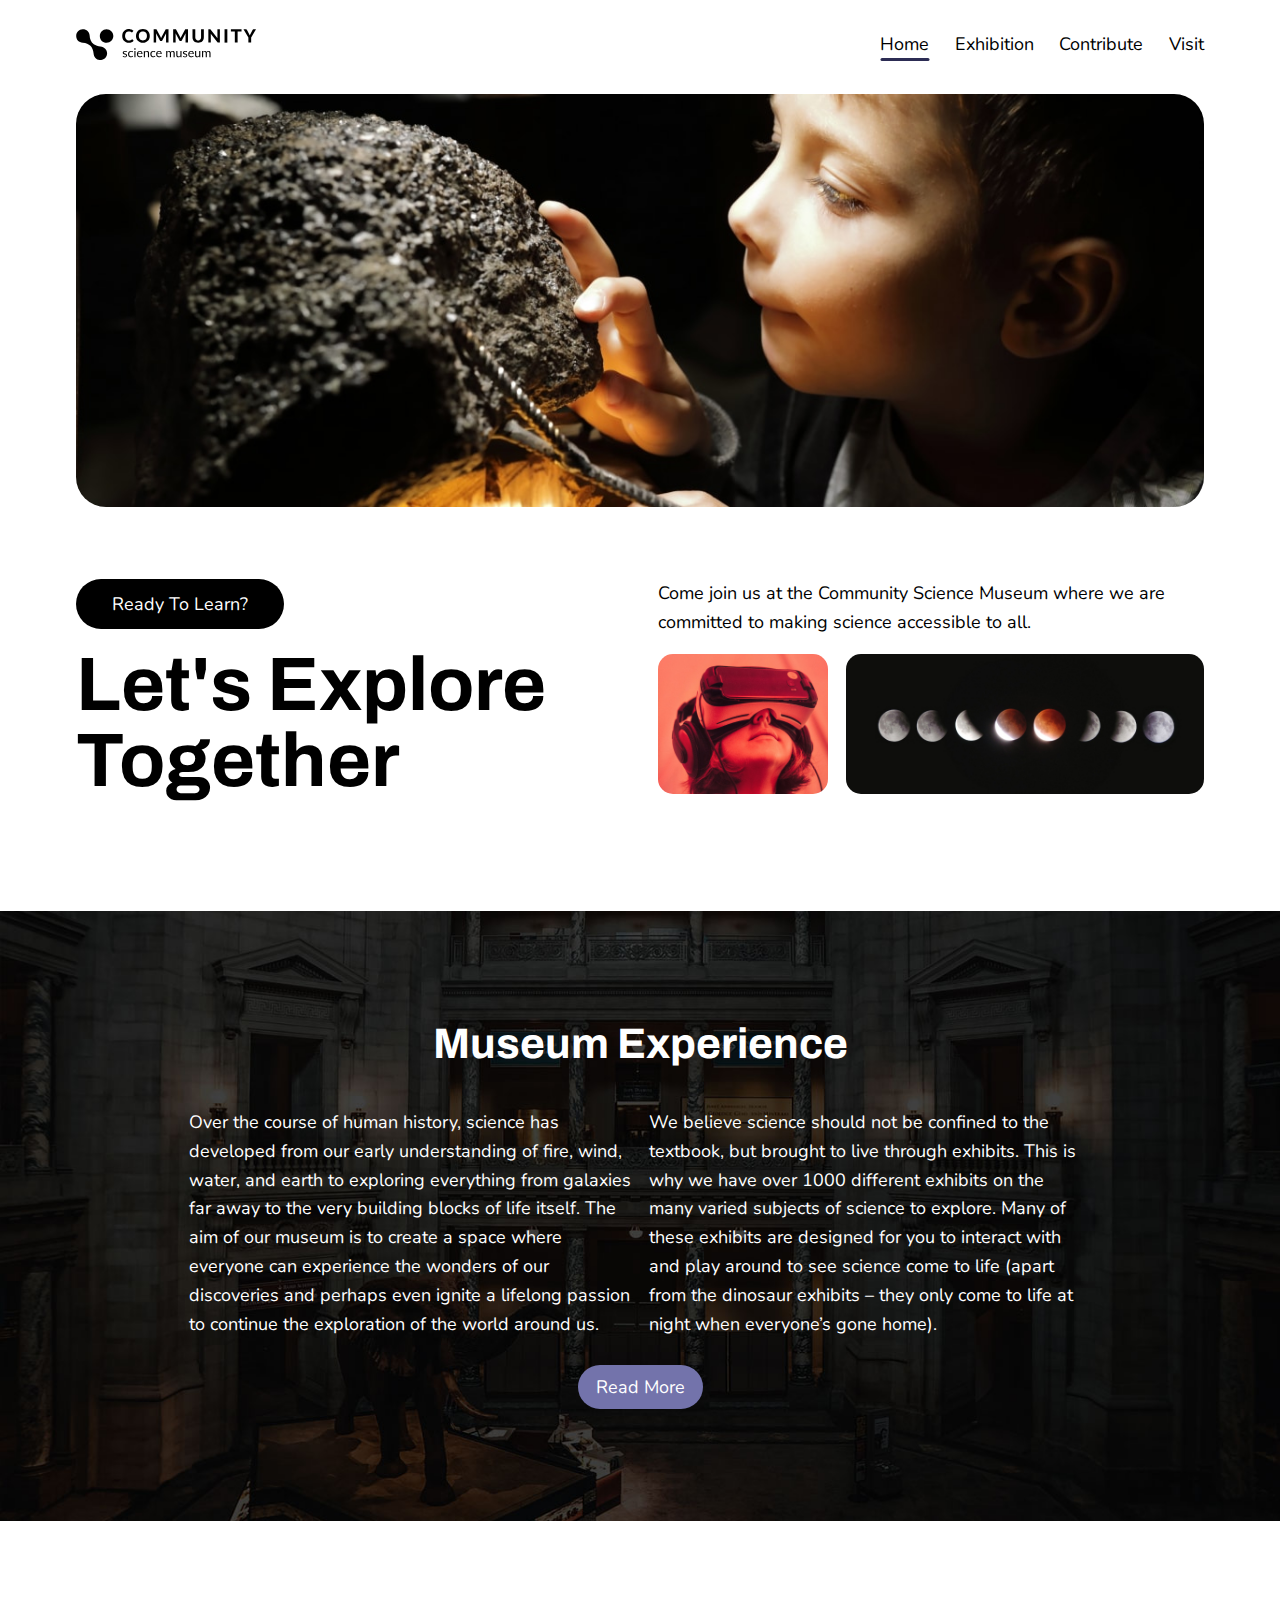
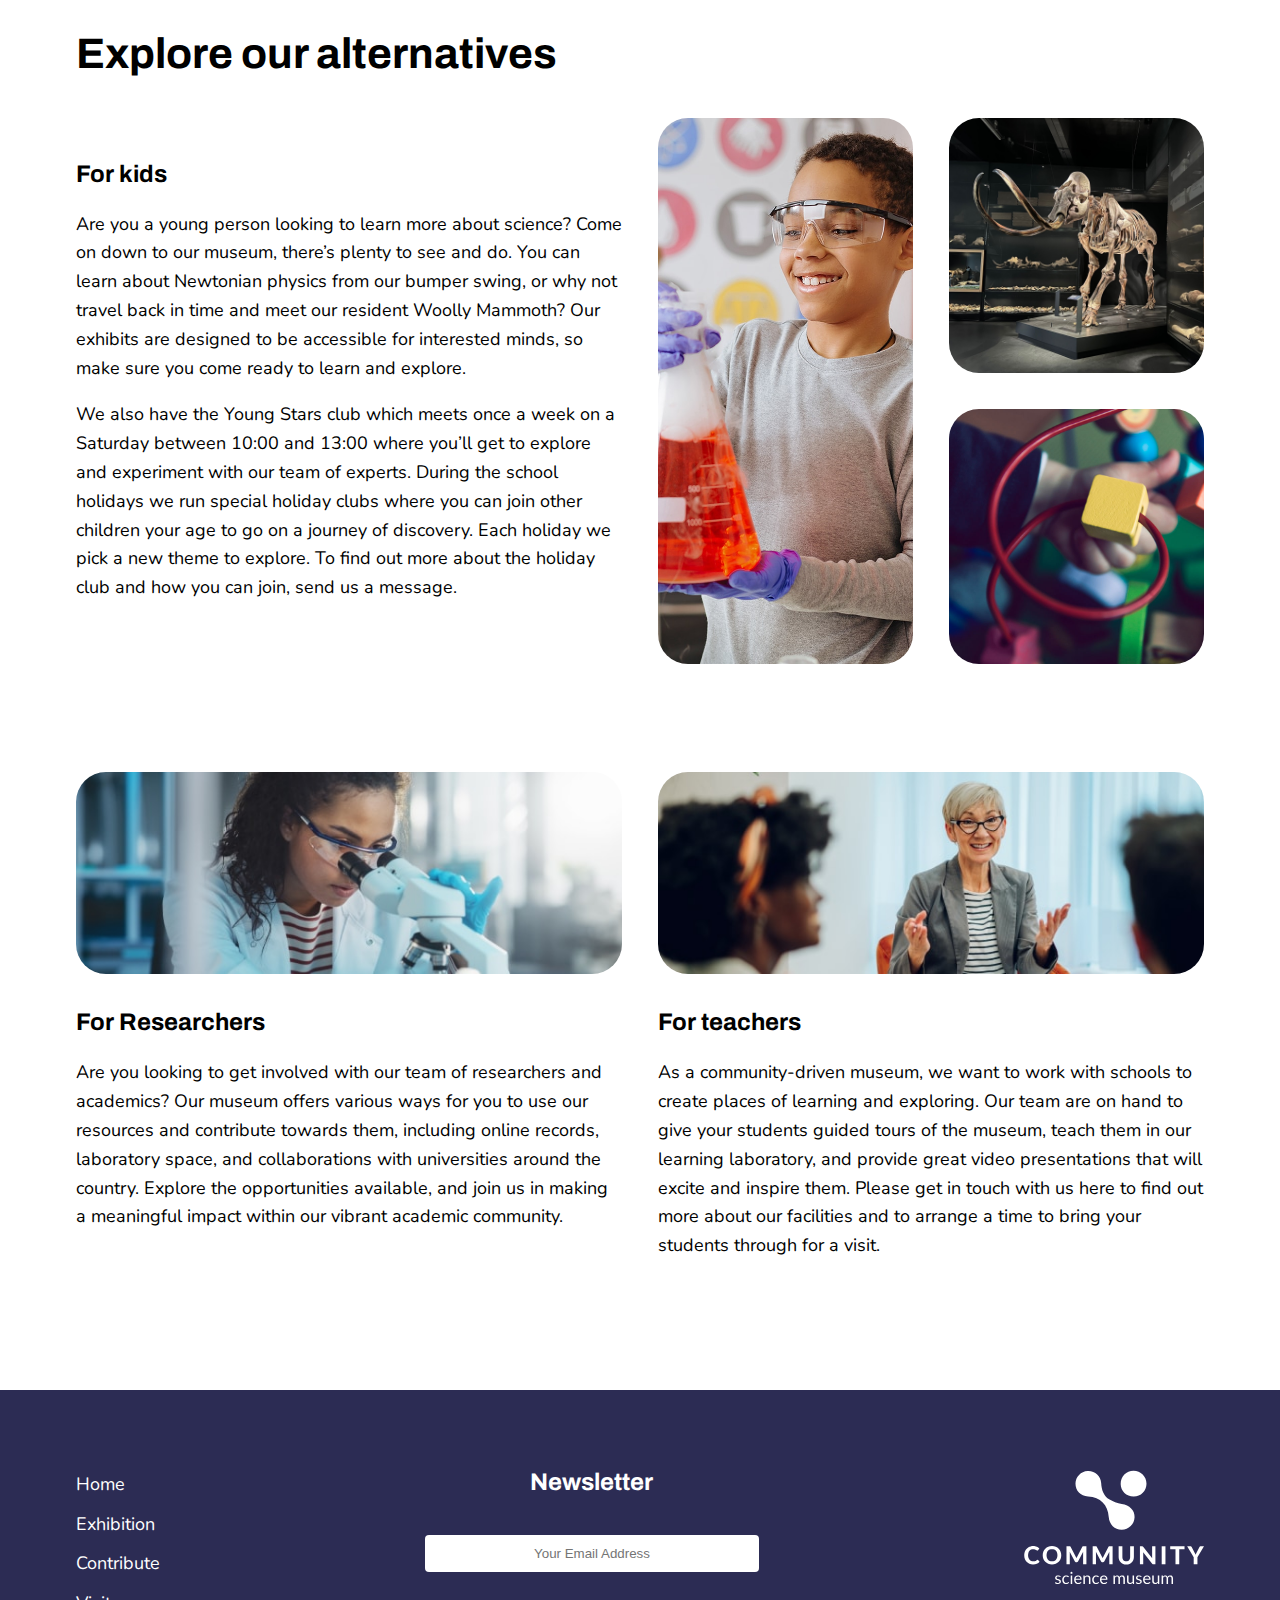
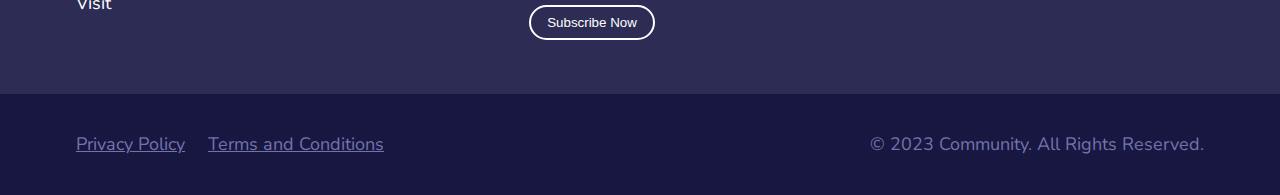
<file: index.html>
<!DOCTYPE html>
<html lang="en">

<head>
  <meta charset="UTF-8">
  <meta http-equiv="X-UA-Compatible" content="IE=edge">
  <meta name="viewport" content="width=device-width, initial-scale=1.0">
  <link rel="stylesheet"
    href="https://fonts.googleapis.com/css2?family=Archivo:wght@400;700&family=Nunito:wght@400;700&display=swap">
  <link rel="stylesheet" href="styles.css">
  <script src="nav.js" defer=""></script>
  <title>Home – Community Science</title>
</head>

<body>
  <header>
    <div class="header-wrapper">

      <div class="mobile-nav-toggle" id="mobile-nav-toggle" aria-controls="primary-navigation" aria-expanded="false"
        role="button">
        <span class="sr-only">Menu</span>
      </div>

      <a href="index.html"><img class="header-logo" src="images/logo-black.svg" alt="community logo"></a>

      <nav>
        <ul id="primary-navigation" data-visible="false" class="primary-navigation nav-flex">
          <li><a class="active" href="index.html">Home</a></li>
          <li><a href="exhibition.html">Exhibition</a></li>
          <li><a href="contribute.html">Contribute</a></li>
          <li><a href="visit.html">Visit</a></li>
        </ul>
      </nav>
    </div>
  </header>

  <section class="hero-section-spacing">
    <div class="container">
      <div class="image-container hero-img">
        <img class="zoomIn" src="images/hero.jpg" alt="boy studying a spacial rock">
      </div>
      <div class="split">
        <div class="hero-left-col">
          <div class="tag">Ready To Learn?</div>
          <h1 class="slideInLeft"><span class="nowrap">Let's Explore</span> <br>Together</h1>
        </div>
        <div class="hero-right-col">
          <p>Come join us at the Community Science
            Museum where we are committed to making
            science accessible to all.
          </p>
          <div class="hero-small-images">
            <div class="image-container-small">
              <img class="zoomIn" src="images/VR.jpg" alt="boy with VR glasses">
            </div>
            <div class="image-container-small">
              <img class="zoomIn" src="images/moon.jpg" alt="illustration of the moons different stages">
            </div>
          </div>
        </div>
      </div>
    </div>
  </section>

  <section class="museum-bg section-spacing">
    <div class="container">
        <h2>Museum Experience</h2>
        <div class="two-columns">
          <p>Over the course of human history, science has developed from our early understanding of fire, wind, water,
            and
            earth to exploring everything from galaxies far away to the very building blocks of life itself.
            The aim of our museum is to create a space where everyone can experience the wonders of our discoveries and
            perhaps even ignite a lifelong passion to continue the exploration of the world around us.
            We believe science should not be confined to the textbook, but brought to live through exhibits. This is why
            we
            have over 1000 different exhibits on the many varied subjects of science to explore. Many of these exhibits
            are
            designed for you to interact with and play around to see science come to life (apart from the dinosaur
            exhibits
            – they only come to life at night when everyone’s gone home).</p>
        </div>
        <a href="exhibition.html" class="main-button">Read More</a>
    </div>
  </section>

  <section class="section-spacing">
    <div class="container">
      <h2>Explore our alternatives</h2>
      <div class="split center">
        <div class="text-section">
          <h3>For kids</h3>
          <p>Are you a young person looking to learn more about science? Come on down to our museum, there’s plenty to
            see and do.
            You can learn about Newtonian physics from our bumper swing, or why not travel back in time and meet our
            resident Woolly Mammoth? Our exhibits are designed to be accessible for interested minds, so make sure you
            come ready to learn and explore.</p>
            <p>
              We also have the Young Stars club which meets once a week on a Saturday between 10:00 and 13:00 where you’ll
            get to explore and experiment with our team of experts.
            During the school holidays we run special holiday clubs where you can join other children your age to go on
            a journey of discovery. Each holiday we pick a new theme to explore. To find out more about the holiday club
            and how you can join, send us a message.
            </p>
        </div>
        <div class="image-grid-container">
          <div class="img-card img-card1"></div>
          <div class="img-card img-card2"></div>
          <div class="img-card img-card3"></div>
        </div>
      </div>
      <div class="split">
        <div>
          <div class="image-container short-img">
            <img src="images/researcher.jpg" alt="researcher looking down a microscope">
          </div>
          <h3>For Researchers</h3>
          <p>Are you looking to get involved with our team of researchers and academics? Our museum offers various ways
            for you to use our resources and contribute towards them, including online records, laboratory space, and
            collaborations with universities around the country.
            Explore the opportunities available, and join us in making a meaningful impact within our vibrant academic
            community.</p>
        </div>
        <div>
          <div class="image-container short-img">
            <img src="images/teacher.jpg" alt="teacher explaining something to students in the foreground">
          </div>
          <h3>For teachers</h3>
          <p>As a community-driven museum, we want to work with schools to create places of learning and exploring. Our
            team are on hand to give your students guided tours of the museum, teach them in our learning laboratory,
            and provide great video presentations that will excite and inspire them. Please get in touch with us here to
            find out more about our facilities and to arrange a time to bring your students through for a visit.</p>
        </div>
      </div>
    </div>
  </section>

  <footer class="bg-purple">
    <div class="container">

      <div class="footer-menu">
        <div class="footer-content col-1">
          <a href="index.html">Home</a>
          <a href="exhibition.html">Exhibition</a>
          <a href="contribute.html">Contribute</a>
          <a href="visit.html">Visit</a>
        </div>
        <div class="footer-content col-2">
          <h3>Newsletter</h3>
          <form action="https://example.com/submit-form">
            <label for="email" class="visually-hidden">Your Email Address:</label>
            <input type="email" id="email" name="email" placeholder="Your Email Address" required="">
            
           <div>
            <button class="secondary-button" type="submit">Subscribe Now</button>
           </div>
          </form>
        </div>
        <div class="footer-content col-3">
          <a href="index.html"><img class="footer-logo" src="images/logo-vertical-white.svg" alt="community logo"></a>
        </div>
      </div>
    </div>
    <div class="footer-bottom">
      <div class="container">
        <div class="bootom-items">
          <div>
            <a href="policy.html">Privacy Policy</a>
            <a href="terms.html">Terms and Conditions</a>
          </div>
          <p class="copyright">© 2023 Community. All Rights Reserved.</p>
        </div>
      </div>
    </div>
  </footer>



</body>

</html>
</file>
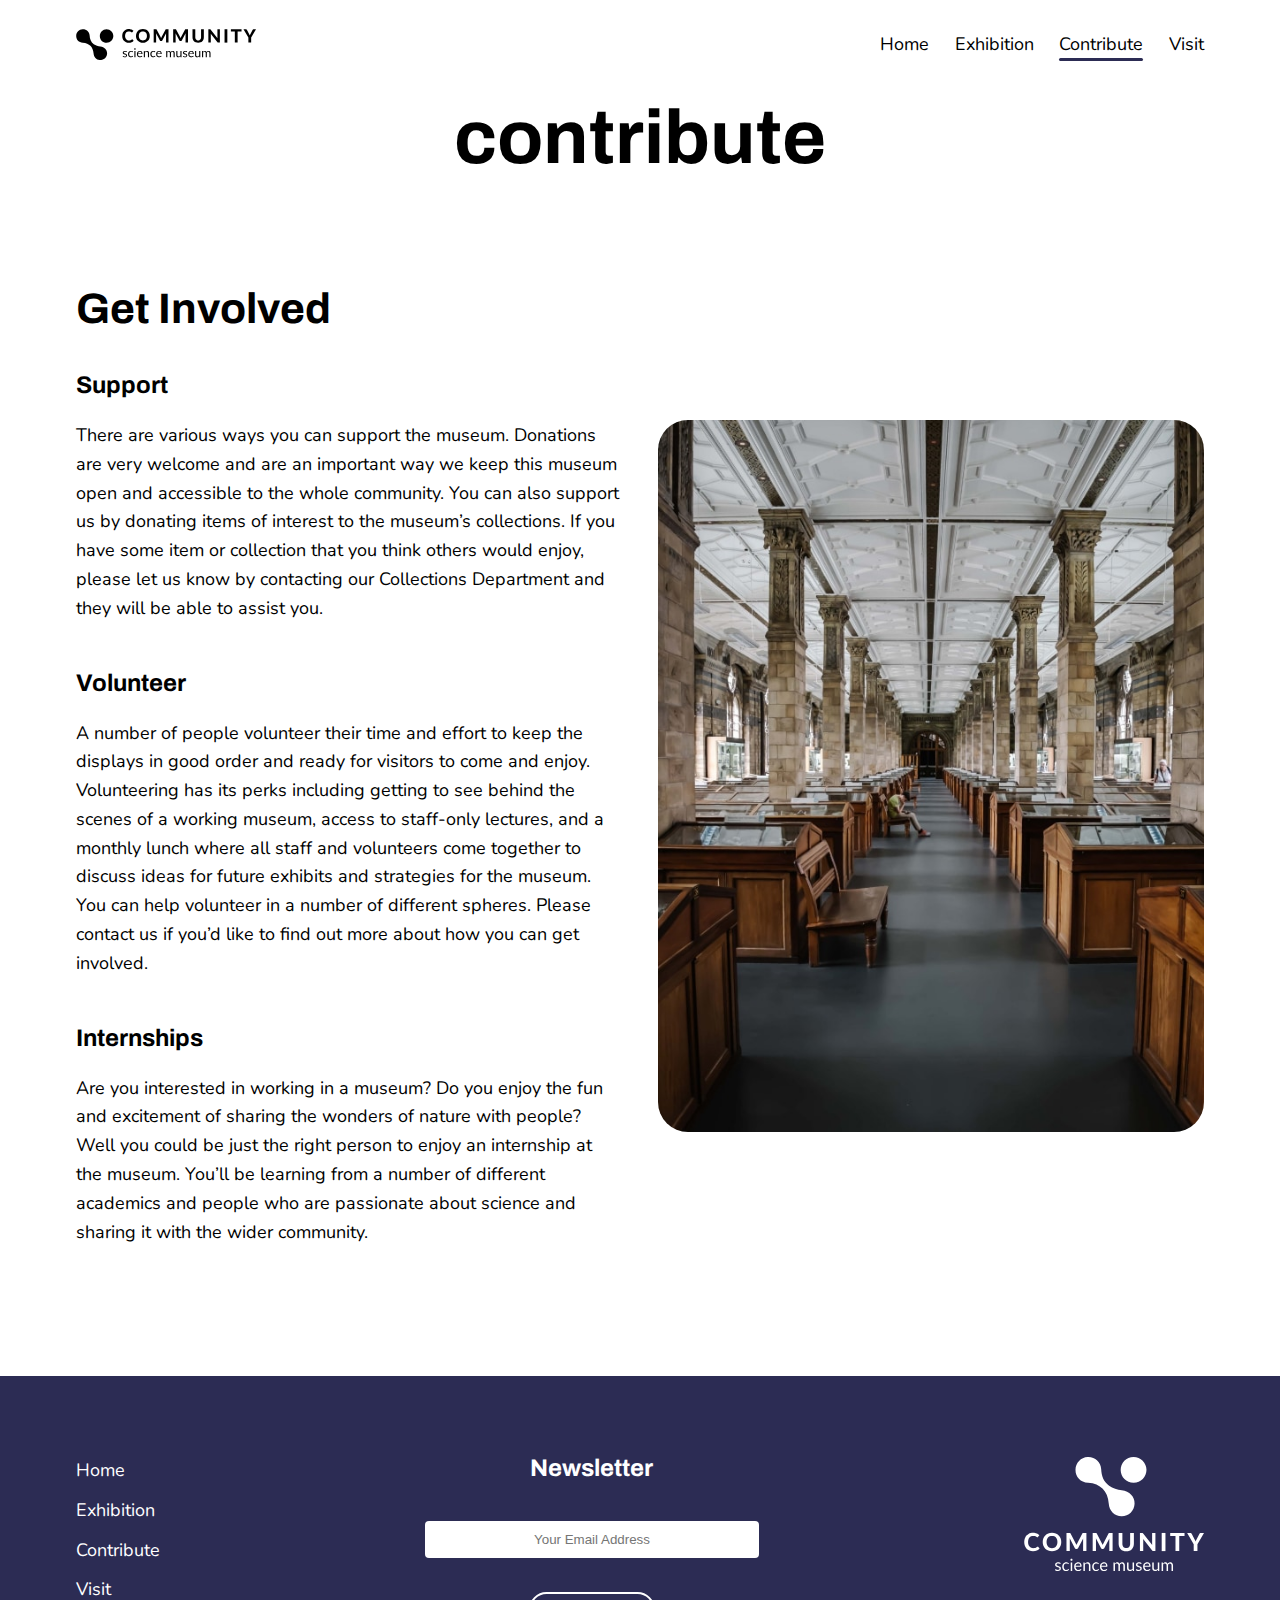
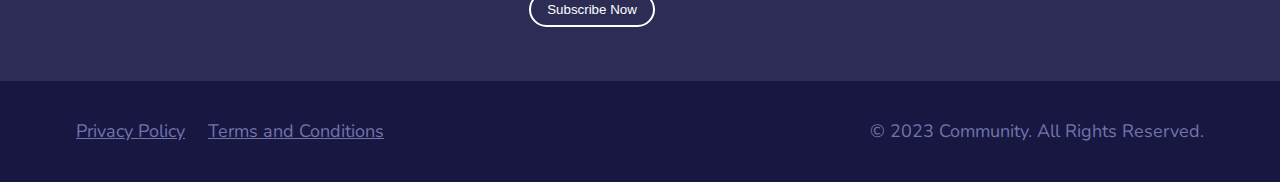
<file: contribute.html>
<!DOCTYPE html>
<html lang="en">

<head>
  <meta charset="UTF-8">
  <meta http-equiv="X-UA-Compatible" content="IE=edge">
  <meta name="viewport" content="width=device-width, initial-scale=1.0">
  <link rel="stylesheet"
    href="https://fonts.googleapis.com/css2?family=Archivo:wght@400;700&family=Nunito:wght@400;700&display=swap">
    <link rel="stylesheet" href="styles.css">
  <script src="nav.js" defer=""></script>
  <title>Contribute – Community Science</title>
</head>

<body>
  <header>
    <div class="header-wrapper">

      <div class="mobile-nav-toggle" id="mobile-nav-toggle" aria-controls="primary-navigation" aria-expanded="false"
        role="button">
        <span class="sr-only">Menu</span>
      </div>

      <a href="index.html"><img class="header-logo" src="images/logo-black.svg" alt="community logo"></a>

      <nav>
        <ul id="primary-navigation" data-visible="false" class="primary-navigation nav-flex">
          <li><a href="index.html">Home</a></li>
          <li><a href="exhibition.html">Exhibition</a></li>
          <li><a class="active" href="contribute.html">Contribute</a></li>
          <li><a href="visit.html">Visit</a></li>
        </ul>
      </nav>
    </div>
  </header>

  <h1 class="text-center zoomIn">contribute</h1>

  <section class="section-spacing">
    <div class="container">
      <div class="split space-between center">
        <div>
          <h2>Get Involved</h2>
          <div>
          <h3>Support</h3>
          <p class="double-paragraph-spacing">There are various ways you can support the museum. Donations are very welcome and are an important way we
            keep this museum open and accessible to the whole community.
            You can also support us by donating items of interest to the museum’s collections. If you have some item or
            collection that you think others would enjoy, please let us know by contacting our Collections Department
            and they will be able to assist you.</p>
          <h3>Volunteer</h3>
          <p class="double-paragraph-spacing">A number of people volunteer their time and effort to keep the displays in good order and ready for
            visitors to come and enjoy. Volunteering has its perks including getting to see behind the scenes of a
            working museum, access to staff-only lectures, and a monthly lunch where all staff and volunteers come
            together to discuss ideas for future exhibits and strategies for the museum.
            You can help volunteer in a number of different spheres. Please contact us if you’d like to find out more
            about how you can get involved.</p>
          <h3>Internships</h3>
          <p>Are you interested in working in a museum? Do you enjoy the fun and excitement of sharing the wonders of
            nature with people? Well you could be just the right person to enjoy an internship at the museum.
            You’ll be learning from a number of different academics and people who are passionate about science and
            sharing it with the wider community.</p>
          </div>
        </div>
        <div class="image-container remove-on-mobile">
          <img src="images/contribute.jpg" alt="corridor in the museum">
        </div>
      </div>

    </div>
  </section>

  <footer class="bg-purple">
    <div class="container">

      <div class="footer-menu">
        <div class="footer-content col-1">
          <a href="index.html">Home</a>
          <a href="exhibition.html">Exhibition</a>
          <a href="contribute.html">Contribute</a>
          <a href="visit.html">Visit</a>
        </div>
        <div class="footer-content col-2">
          <h3>Newsletter</h3>
          <form action="https://example.com/submit-form">
            <label for="email" class="visually-hidden">Your Email Address:</label>
            <input type="email" id="email" name="email" placeholder="Your Email Address" required="">
            
           <div>
            <button class="secondary-button" type="submit">Subscribe Now</button>
           </div>
          </form>
        </div>
        <div class="footer-content col-3">
          <a href="index.html"><img class="footer-logo" src="images/logo-vertical-white.svg" alt="community logo"></a>
        </div>
      </div>
    </div>
    <div class="footer-bottom">
      <div class="container">
        <div class="bootom-items">
          <div>
            <a href="policy.html">Privacy Policy</a>
            <a href="terms.html">Terms and Conditions</a>
          </div>
          <p class="copyright">© 2023 Community. All Rights Reserved.</p>
        </div>
      </div>
    </div>
  </footer>


</body>

</html>
</file>
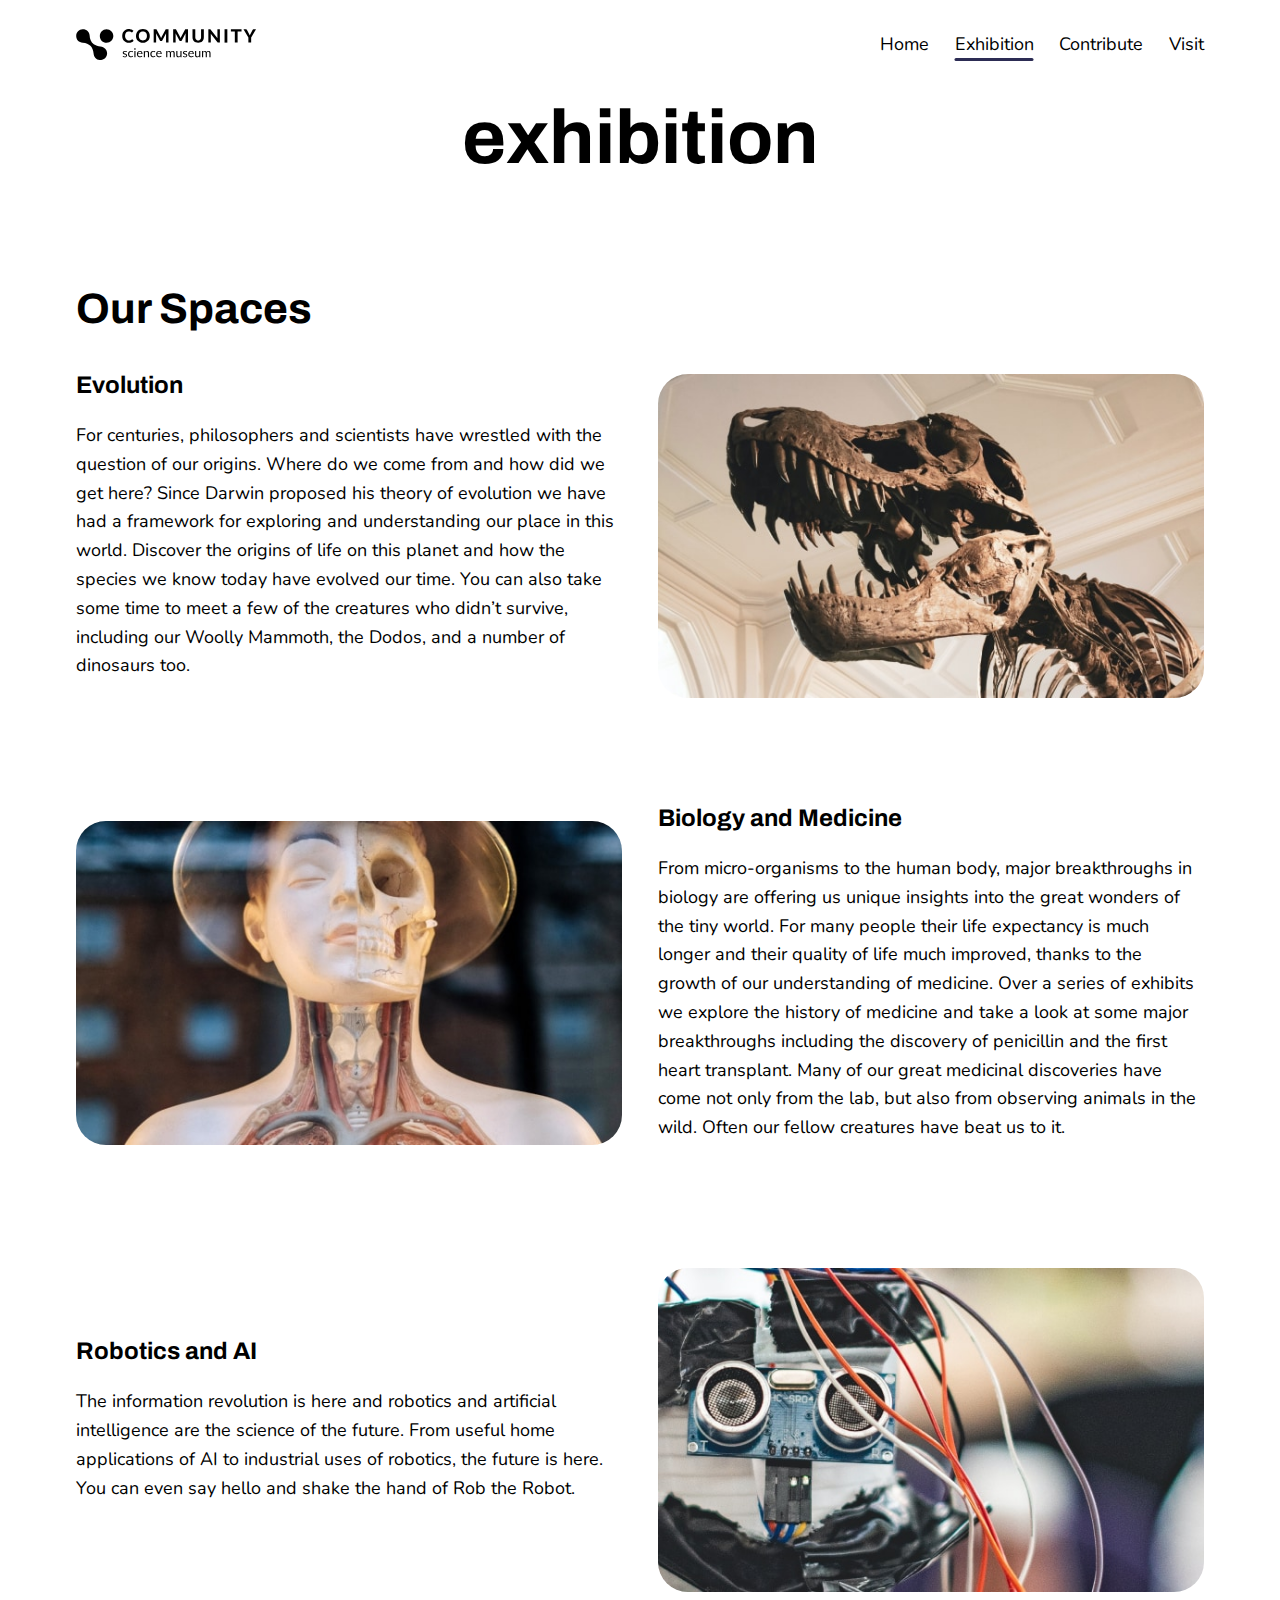
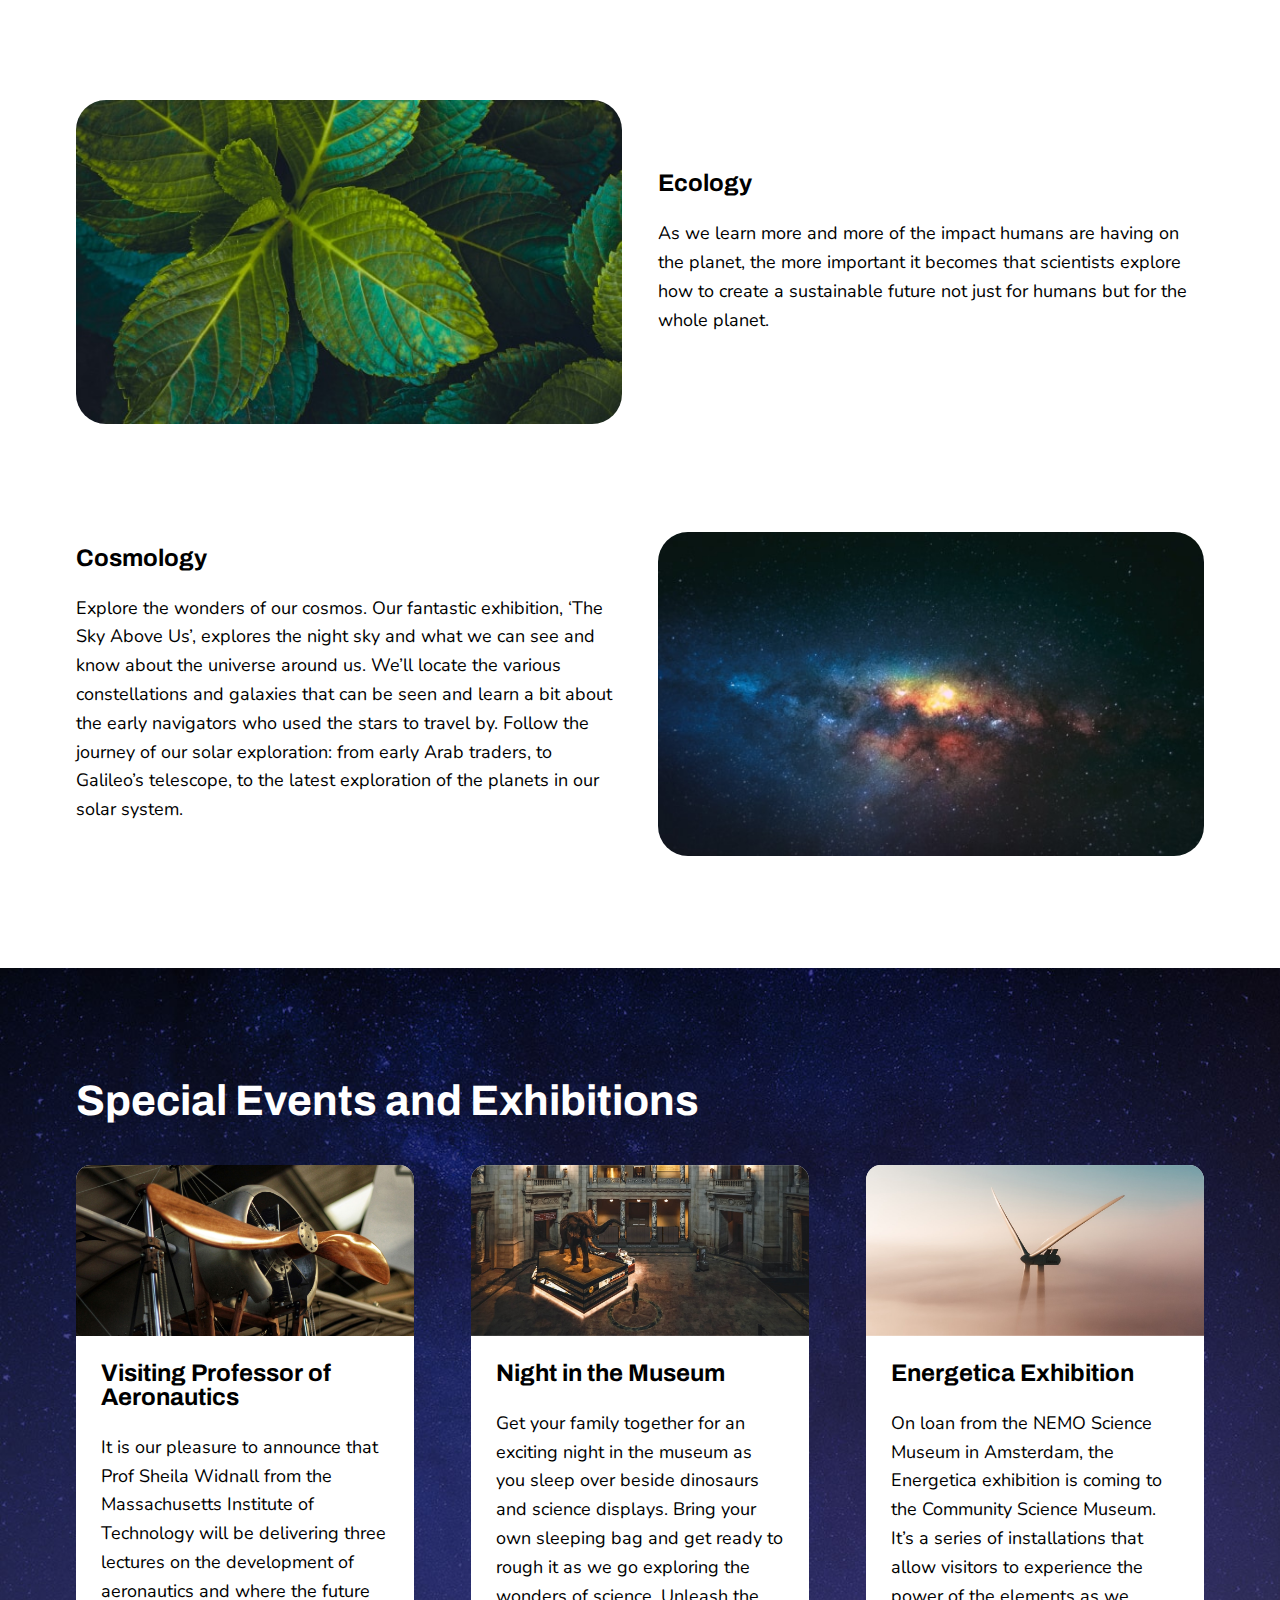
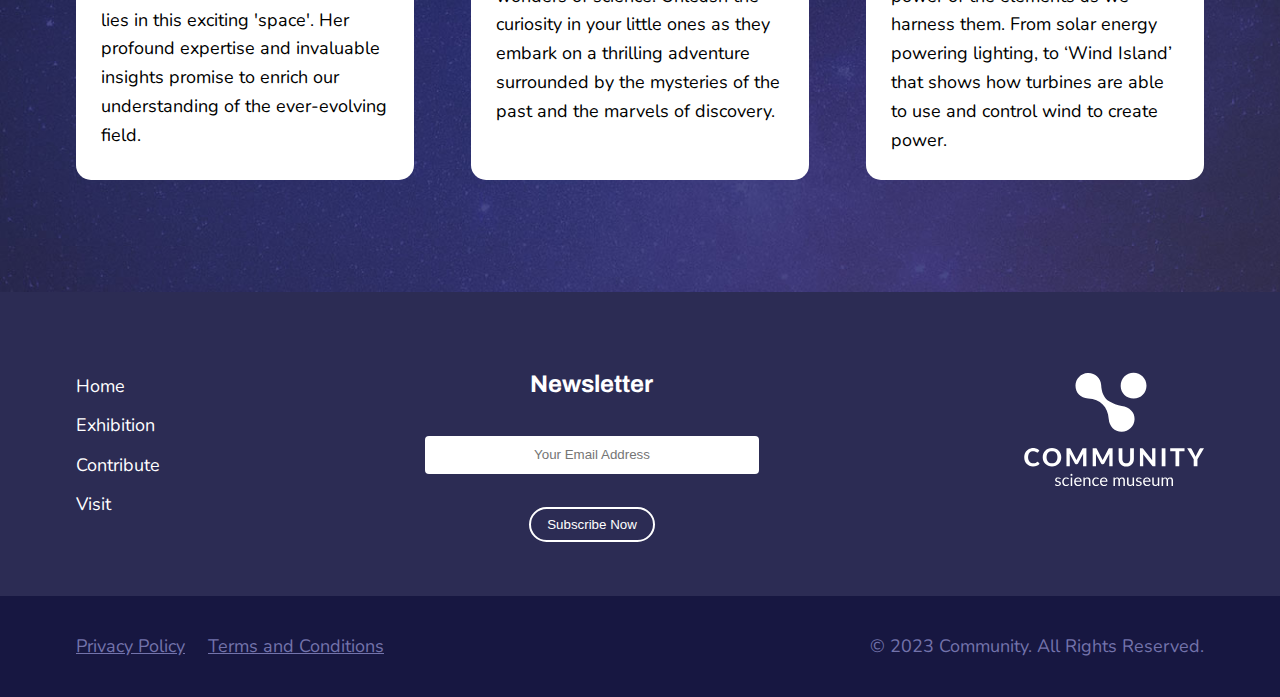
<file: exhibition.html>
<!DOCTYPE html>
<html lang="en">

<head>
  <meta charset="UTF-8">
  <meta http-equiv="X-UA-Compatible" content="IE=edge">
  <meta name="viewport" content="width=device-width, initial-scale=1.0">
  <link rel="stylesheet"
    href="https://fonts.googleapis.com/css2?family=Archivo:wght@400;700&family=Nunito:wght@400;700&display=swap">
    <link rel="stylesheet" href="styles.css">
  <script src="nav.js" defer=""></script>
  <title>Exhibition – Community Science</title>
</head>

<body>
  <header>
    <div class="header-wrapper">

      <div class="mobile-nav-toggle" id="mobile-nav-toggle" aria-controls="primary-navigation" aria-expanded="false"
        role="button">
        <span class="sr-only">Menu</span>
      </div>

      <a href="index.html"><img class="header-logo" src="images/logo-black.svg" alt="community logo"></a>

      <nav>
        <ul id="primary-navigation" data-visible="false" class="primary-navigation nav-flex">
          <li><a href="index.html">Home</a></li>
          <li><a class="active" href="exhibition.html">Exhibition</a></li>
          <li><a href="contribute.html">Contribute</a></li>
          <li><a href="visit.html">Visit</a></li>
        </ul>
      </nav>
    </div>
  </header>

  <h1 class="text-center zoomIn">exhibition</h1>

  <section class="section-spacing">
    <div class="container">
      <h2>Our Spaces</h2>
        <div class="exhibition-info">
          <div class="split center flip">
            <div class="image-container">
              <img src="images/evolution.jpg" alt="skeleton of a dinosaur inside the museum">
            </div>
            <div>
              <h3>Evolution</h3>
              <p>For centuries, philosophers and scientists have wrestled with the question of our origins. Where do we come
                from and how did we get here? Since Darwin proposed his theory of evolution we have had a framework for
                exploring and understanding our place in this world.
                Discover the origins of life on this planet and how the species we know today have evolved our time. You can
                also take some time to meet a few of the creatures who didn’t survive, including our Woolly Mammoth, the
                Dodos, and a number of dinosaurs too.</p>
            </div>
          </div>
          <div class="split center">
            <div class="image-container">
              <img src="images/biology.jpg" alt="human model for showing organs">
            </div>
            <div>
              <h3>Biology and Medicine</h3>
              <p>From micro-organisms to the human body, major breakthroughs in biology are offering us unique insights into
                the great wonders of the tiny world.
                For many people their life expectancy is much longer and their quality of life much improved, thanks to the
                growth of our understanding of medicine. Over a series of exhibits we explore the history of medicine and
                take a look at some major breakthroughs including the discovery of penicillin and the first heart
                transplant.
                Many of our great medicinal discoveries have come not only from the lab, but also from observing animals in
                the wild. Often our fellow creatures have beat us to it.</p>
            </div>
          </div>
          <div class="split center flip">
            <div class="image-container">
              <img src="images/robotics.jpg" alt="robot with wires">
            </div>
            <div>
              <h3>Robotics and AI</h3>
              <p>The information revolution is here and robotics and artificial intelligence are the science of the future.
                From useful home applications of AI to industrial uses of robotics, the future is here. You can even say
                hello and shake the hand of Rob the Robot.</p>
            </div>
          </div>
          <div class="split center ">
            <div class="image-container">
              <img src="images/ecology.jpg" alt="green leafs close-up">
            </div>
            <div>
              <h3>Ecology</h3>
              <p>As we learn more and more of the impact humans are having on the planet, the more important it becomes that
                scientists explore how to create a sustainable future not just for humans but for the whole planet.</p>
            </div>
          </div>
          <div class="split center flip">
            <div class="image-container">
              <img src="images/cosmology.jpg" alt="galaxy">
            </div>
            <div>
              <h3>Cosmology</h3>
              <p>Explore the wonders of our cosmos. Our fantastic exhibition, ‘The Sky Above Us’, explores the night sky and
                what we can see and know about the universe around us. We’ll locate the various constellations and galaxies
                that can be seen and learn a bit about the early navigators who used the stars to travel by.
                Follow the journey of our solar exploration: from early Arab traders, to Galileo’s telescope, to the latest
                exploration of the planets in our solar system.</p>
            </div>
          </div>
        </div>
    </div>
  </section>

  <section class="section-spacing bg-galaxy events">
    <div class="container">
      <h2 class="negative">Special Events and Exhibitions</h2>
      <div class="card-container">
        <div class="card card1">
          <img src="images/card1.jpg" alt="close-up of a plane propeller">
          <div class="card-info">
            <h3>Visiting Professor
              of Aeronautics</h3>
            <p>It is our pleasure to announce that Prof Sheila Widnall from the Massachusetts Institute of Technology
              will be delivering three lectures on the development of aeronautics and where the future lies in this
              exciting 'space'. Her profound expertise and invaluable insights promise to enrich our understanding of
              the ever-evolving field.</p>
          </div>
        </div>
        <div class="card card2">
          <img src="images/card2.jpg" alt="the museum hall at night">
          <div class="card-info">
            <h3>Night in the Museum</h3>
            <p>Get your family together for an exciting night in the museum as you sleep over beside dinosaurs and
              science displays. Bring your own sleeping bag and get ready to rough it as we go exploring the wonders of
              science. Unleash the curiosity in your little ones as they embark on a thrilling adventure surrounded by
              the mysteries of the past and the marvels of discovery.</p>
          </div>
        </div>
        <div class="card card3">
          <img src="images/card3.jpg" alt="windmill surrounded by clouds">
          <div class="card-info">
            <h3>Energetica Exhibition</h3>
            <p>On loan from the NEMO Science Museum in Amsterdam, the Energetica exhibition is coming to the Community
              Science Museum. It’s a series of installations that allow visitors to experience the power of the elements
              as we harness them. From solar energy powering lighting, to ‘Wind Island’ that shows how turbines are able
              to use and control wind to create power.</p>
          </div>
        </div>

      </div>
    </div>
  </section>


  <footer class="bg-purple">
    <div class="container">

      <div class="footer-menu">
        <div class="footer-content col-1">
          <a href="index.html">Home</a>
          <a href="exhibition.html">Exhibition</a>
          <a href="contribute.html">Contribute</a>
          <a href="visit.html">Visit</a>
        </div>
        <div class="footer-content col-2">
          <h3>Newsletter</h3>
          <form action="https://example.com/submit-form">
            <label for="email" class="visually-hidden">Your Email Address:</label>
            <input type="email" id="email" name="email" placeholder="Your Email Address" required="">
            
           <div>
            <button class="secondary-button" type="submit">Subscribe Now</button>
           </div>
          </form>
        </div>
        <div class="footer-content col-3">
          <a href="index.html"><img class="footer-logo" src="images/logo-vertical-white.svg" alt="community logo"></a>
        </div>
      </div>
    </div>
    <div class="footer-bottom">
      <div class="container">
        <div class="bootom-items">
          <div>
            <a href="policy.html">Privacy Policy</a>
            <a href="terms.html">Terms and Conditions</a>
          </div>
          <p class="copyright">© 2023 Community. All Rights Reserved.</p>
        </div>
      </div>
    </div>
  </footer>



</body>

</html>
</file>
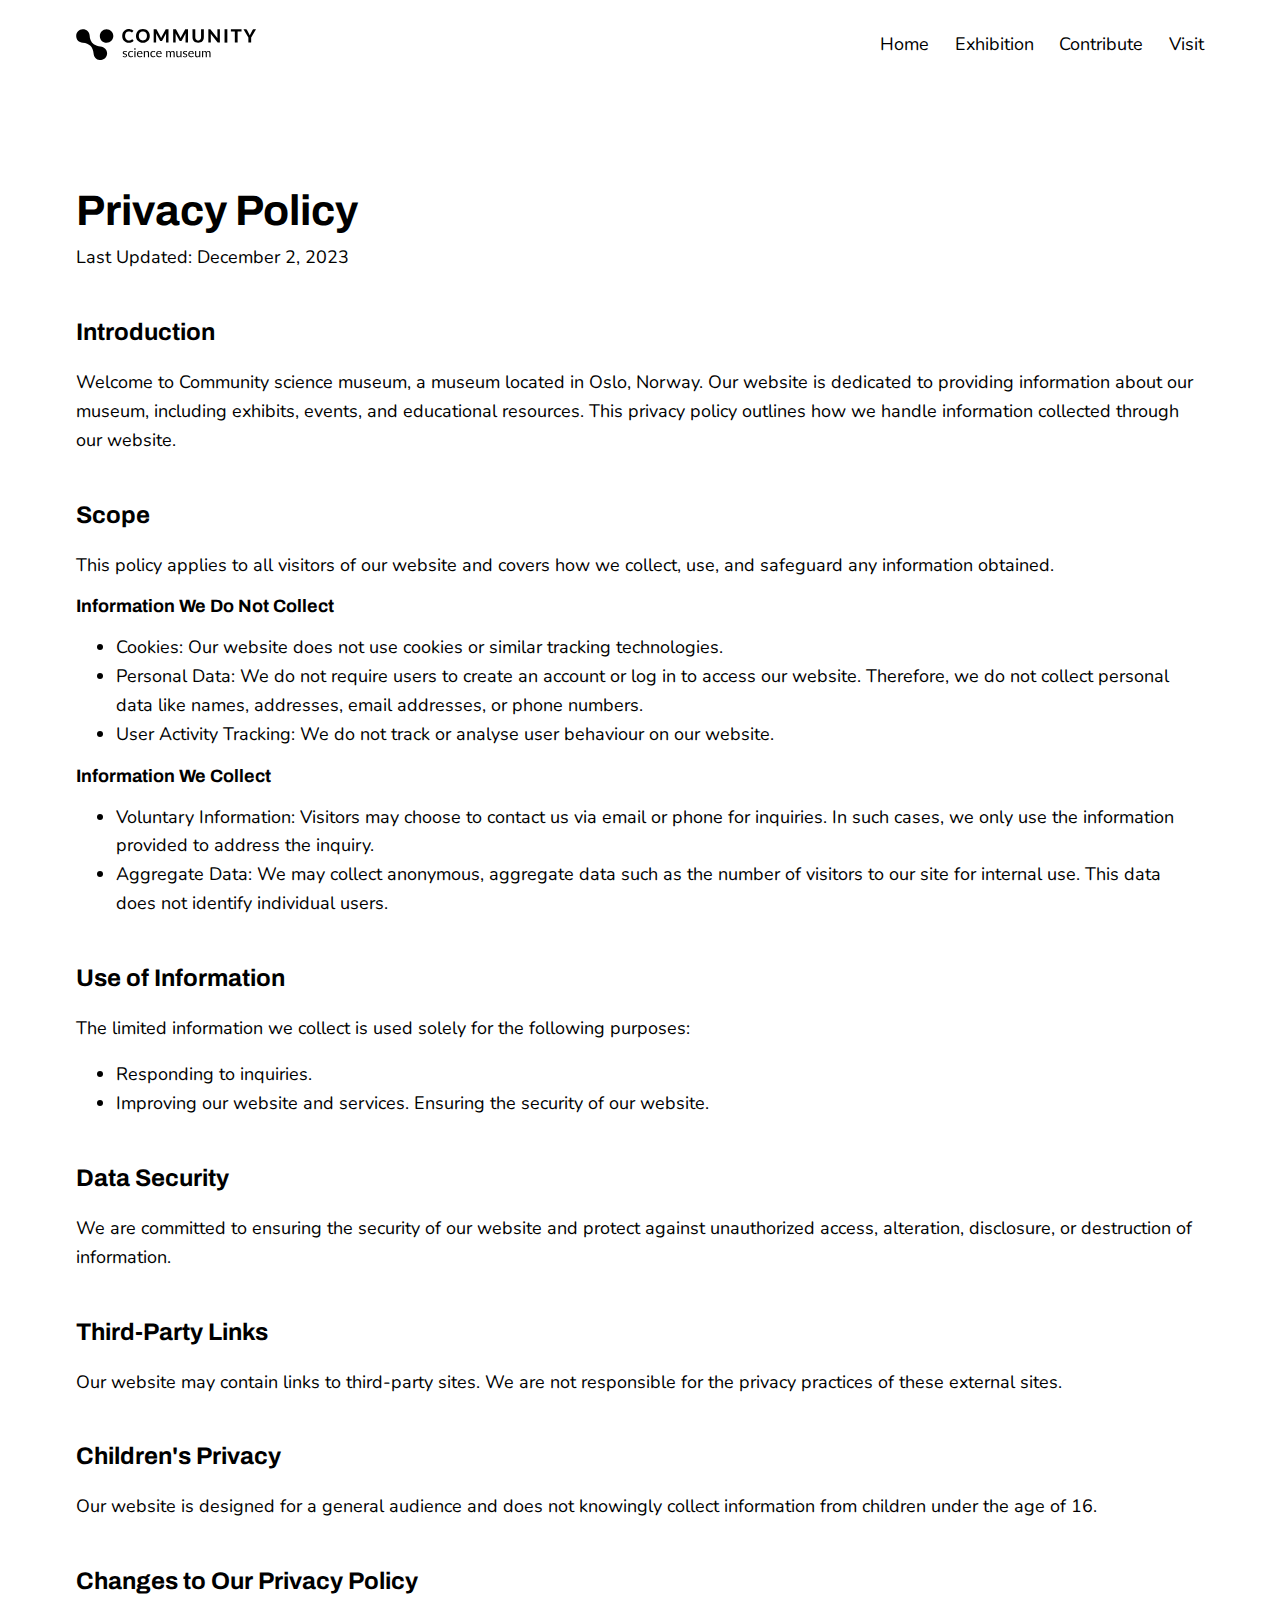
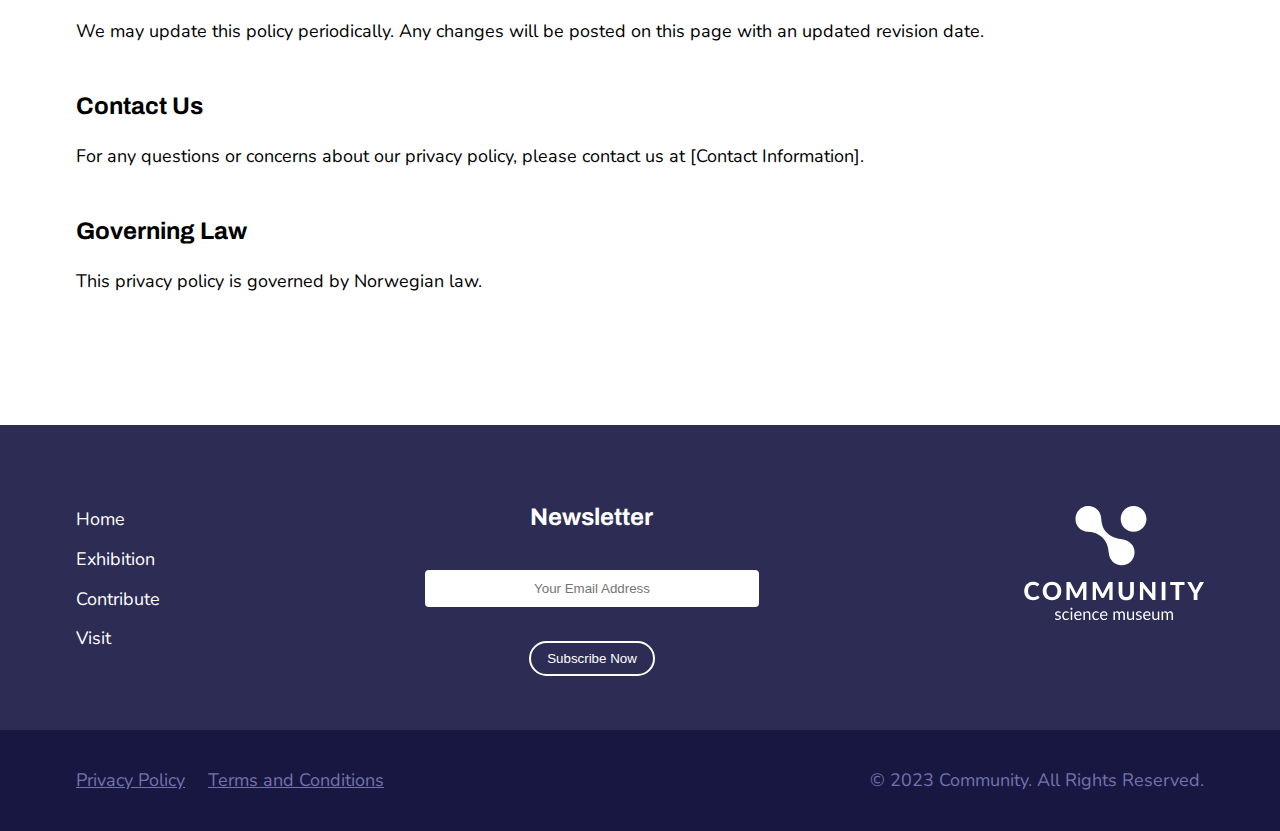
<file: Policy.html>
<!DOCTYPE html>
<html lang="en">

<head>
  <meta charset="UTF-8">
  <meta http-equiv="X-UA-Compatible" content="IE=edge">
  <meta name="viewport" content="width=device-width, initial-scale=1.0">
  <link rel="stylesheet"
    href="https://fonts.googleapis.com/css2?family=Archivo:wght@400;700&family=Nunito:wght@400;700&display=swap">
    <link rel="stylesheet" href="styles.css">
  <script src="nav.js" defer=""></script>
  <title>Policy – Community Science</title>
</head>

<body>
  <header>
    <div class="header-wrapper">

      <div class="mobile-nav-toggle" id="mobile-nav-toggle" aria-controls="primary-navigation" aria-expanded="false"
        role="button">
        <span class="sr-only">Menu</span>
      </div>

      <a href="index.html"><img class="header-logo" src="images/logo-black.svg" alt="community logo"></a>

      <nav>
        <ul id="primary-navigation" data-visible="false" class="primary-navigation nav-flex">
          <li><a href="index.html">Home</a></li>
          <li><a href="exhibition.html">Exhibition</a></li>
          <li><a href="contribute.html">Contribute</a></li>
          <li><a href="visit.html">Visit</a></li>
        </ul>
      </nav>
    </div>
  </header>

  <section class="section-spacing">
    <div class="container">
      <div>
        <h1 class="secondary-h1">Privacy Policy</h1>

      <p class="date double-paragraph-spacing">Last Updated: December 2, 2023</p>

      <h2 class="secondary-h2">Introduction</h2>

      <p class="double-paragraph-spacing">Welcome to Community science museum, a museum located in Oslo, Norway.
        Our website is dedicated to providing information about our museum, including exhibits, events, and educational
        resources. This privacy policy outlines how we handle information collected through our website.</p>

      <h2 class="secondary-h2">Scope</h2>

      <p >This policy applies to all visitors of our website and covers how we collect, use, and safeguard any
        information obtained.</p>

      <h3 class="secondary-h3">Information We Do Not Collect</h3>

      <ul>
        <li>Cookies: Our website does not use cookies or similar tracking technologies.</li>
        <li>Personal Data: We do not require users to create an account or log in to access our website. Therefore, we
          do not collect personal data like names, addresses, email addresses, or phone numbers.</li>
        <li>User Activity Tracking: We do not track or analyse user behaviour on our website.</li>
      </ul>

      <h3 class="secondary-h3">Information We Collect</h3>

      <ul class="double-paragraph-spacing">
        <li>Voluntary Information: Visitors may choose to contact us via email or phone for inquiries. In such cases, we
          only use the information provided to address the inquiry.</li>
        <li>Aggregate Data: We may collect anonymous, aggregate data such as the number of visitors to our site for
          internal use. This data does not identify individual users.</li>
      </ul>

      <h2 class="secondary-h2">Use of Information</h2>

      <p>The limited information we collect is used solely for the following purposes:</p>

      <ul class="double-paragraph-spacing">
        <li>Responding to inquiries.</li>
        <li>Improving our website and services. Ensuring the security of our website.</li>
      </ul>

      <h2 class="secondary-h2">Data Security</h2>

      <p class="double-paragraph-spacing">We are committed to ensuring the security of our website and protect against unauthorized access, alteration,
        disclosure, or destruction of information.</p>

      <h2 class="secondary-h2">Third-Party Links</h2>

      <p class="double-paragraph-spacing">Our website may contain links to third-party sites. We are not responsible for the privacy practices of these
        external sites.</p>

      <h2 class="secondary-h2">Children's Privacy</h2>

      <p class="double-paragraph-spacing">Our website is designed for a general audience and does not knowingly collect information from children under
        the age of 16.</p>

      <h2 class="secondary-h2">Changes to Our Privacy Policy</h2>

      <p class="double-paragraph-spacing">We may update this policy periodically. Any changes will be posted on this page with an updated revision date.
      </p>

      <h2 class="secondary-h2">Contact Us</h2>

      <p class="double-paragraph-spacing">For any questions or concerns about our privacy policy, please contact us at <span>[Contact
          Information]</span>.</p>

      <h2 class="secondary-h2">Governing Law</h2>

      <p>This privacy policy is governed by Norwegian law.</p>
      </div>
    </div>
  </section>

  <footer class="bg-purple">
    <div class="container">

      <div class="footer-menu">
        <div class="footer-content col-1">
          <a href="index.html">Home</a>
          <a href="exhibition.html">Exhibition</a>
          <a href="contribute.html">Contribute</a>
          <a href="visit.html">Visit</a>
        </div>
        <div class="footer-content col-2">
          <h3>Newsletter</h3>
          <form action="https://example.com/submit-form">
            <label for="email" class="visually-hidden">Your Email Address:</label>
            <input type="email" id="email" name="email" placeholder="Your Email Address" required="">
            
           <div>
            <button class="secondary-button" type="submit">Subscribe Now</button>
           </div>
          </form>
        </div>
        <div class="footer-content col-3">
          <a href="index.html"><img class="footer-logo" src="images/logo-vertical-white.svg" alt="community logo"></a>
        </div>
      </div>
    </div>
    <div class="footer-bottom">
      <div class="container">
        <div class="bootom-items">
          <div>
            <a href="policy.html">Privacy Policy</a>
            <a href="terms.html">Terms and Conditions</a>
          </div>
          <p class="copyright">© 2023 Community. All Rights Reserved.</p>
        </div>
      </div>
    </div>
  </footer>
</body>

</html>
</file>
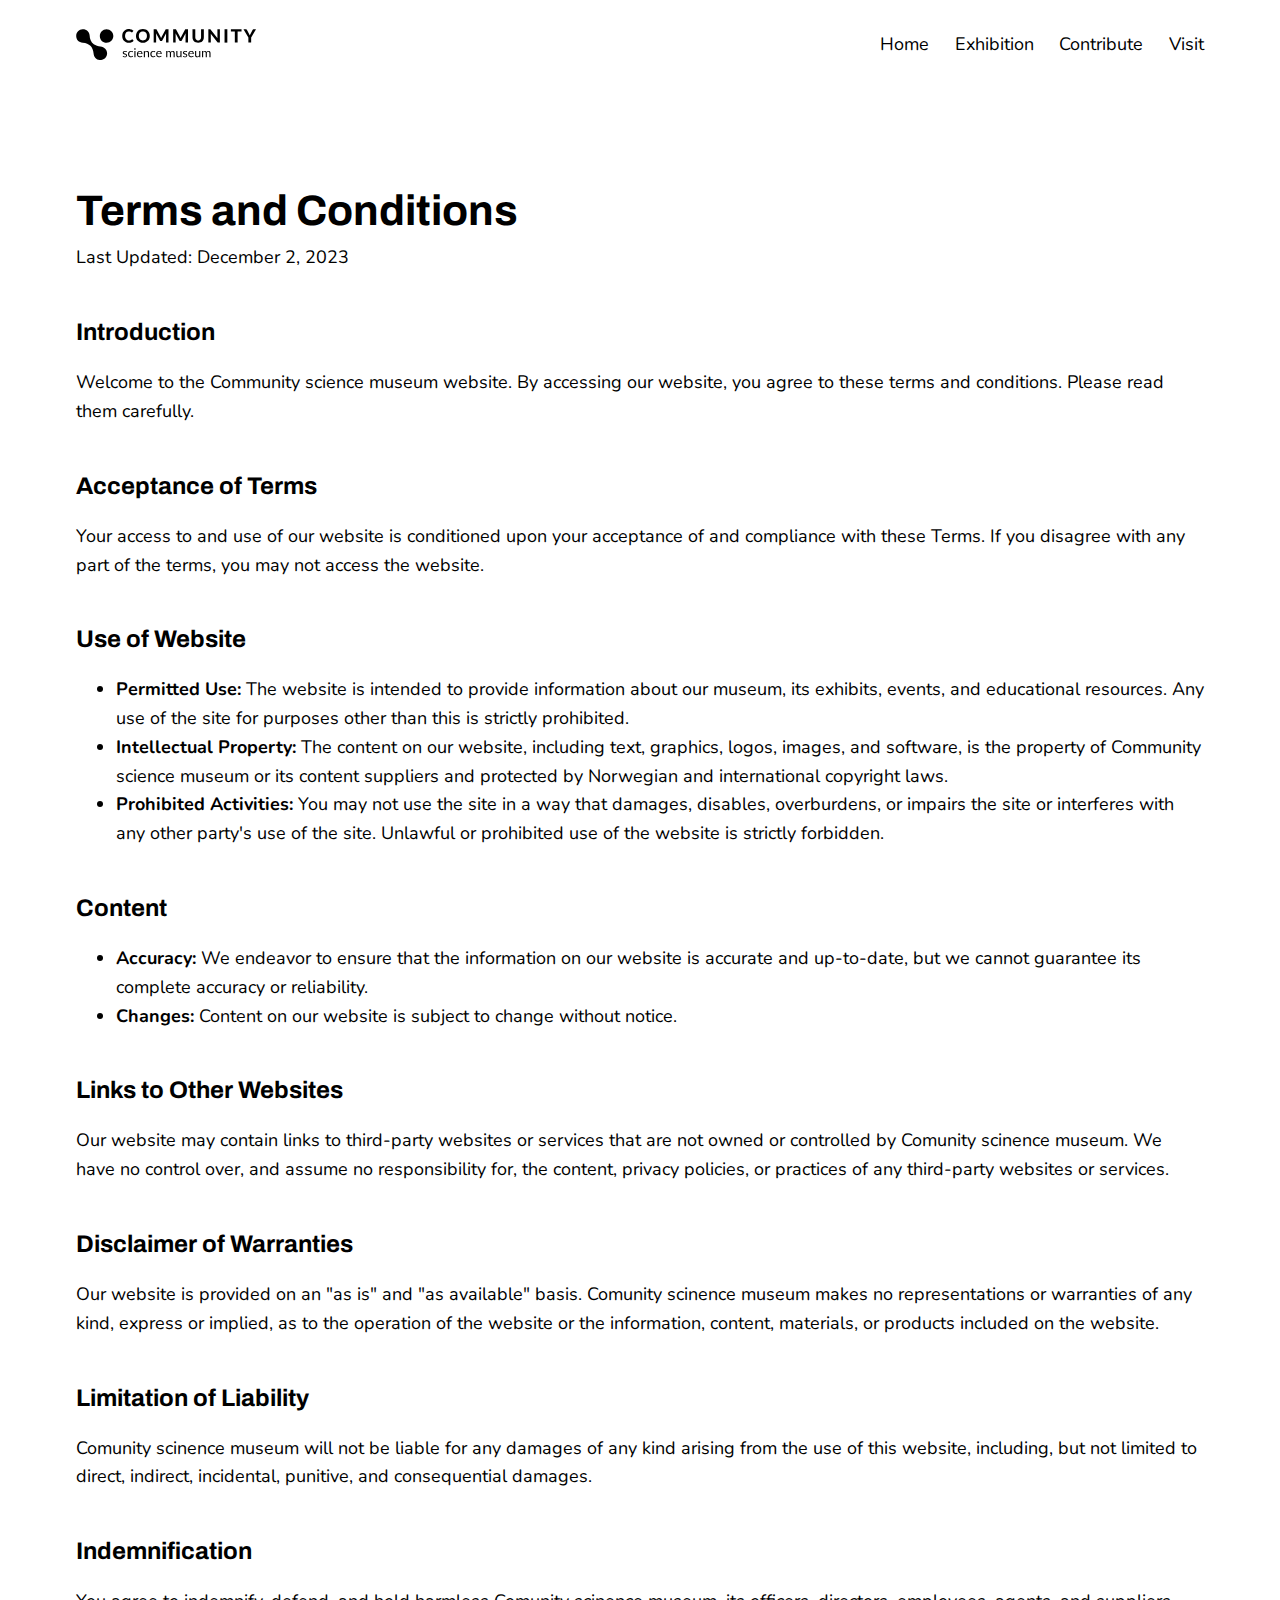
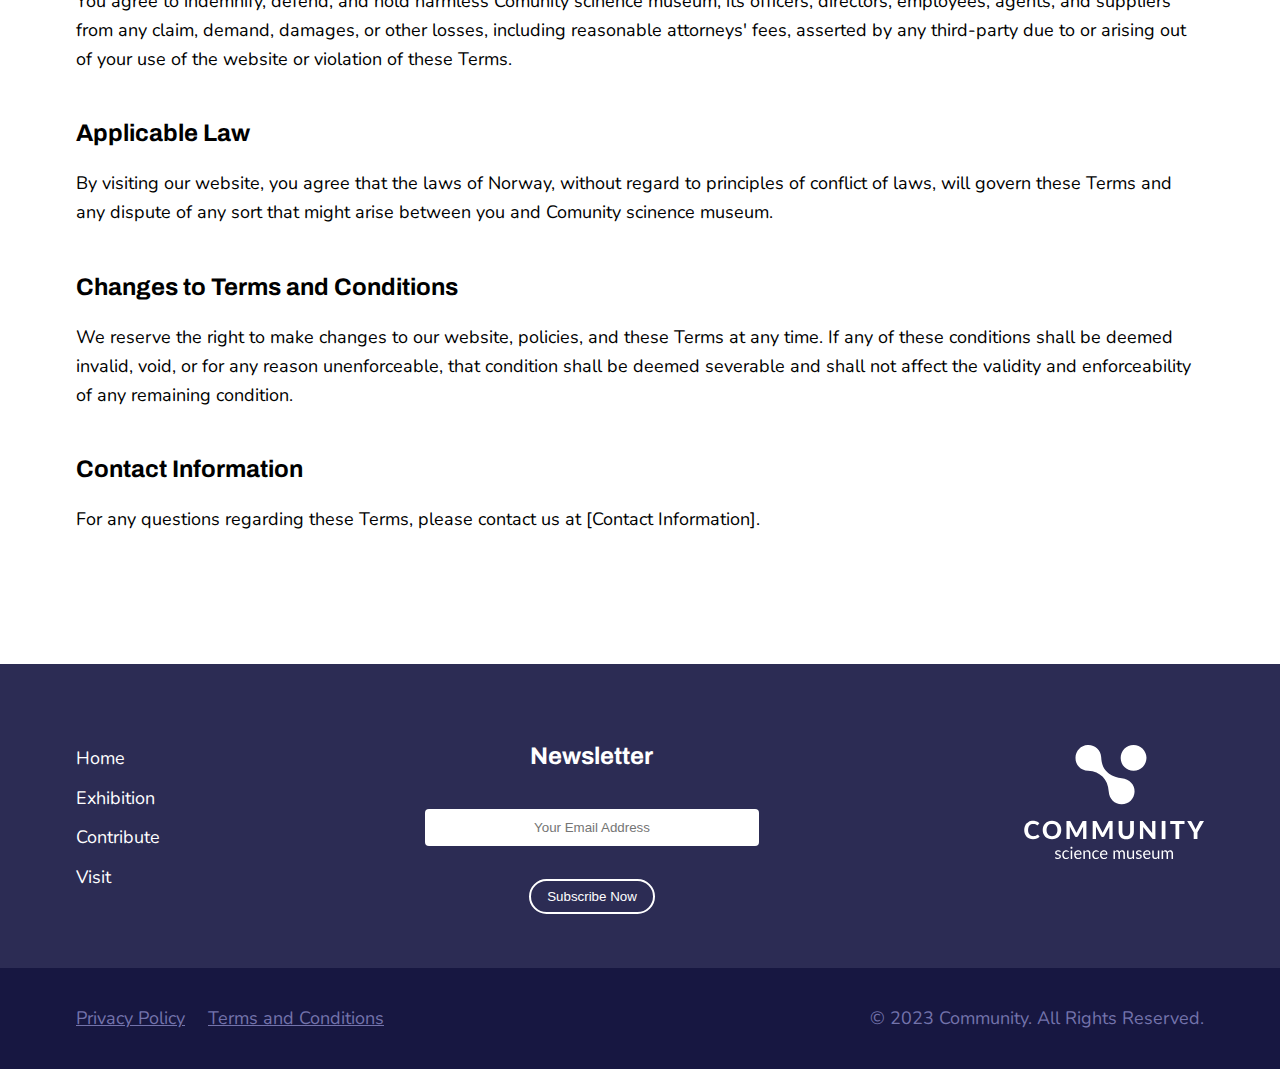
<file: terms.html>
<!DOCTYPE html>
<html lang="en">

<head>
  <meta charset="UTF-8">
  <meta http-equiv="X-UA-Compatible" content="IE=edge">
  <meta name="viewport" content="width=device-width, initial-scale=1.0">
  <link rel="stylesheet"
    href="https://fonts.googleapis.com/css2?family=Archivo:wght@400;700&family=Nunito:wght@400;700&display=swap">
    <link rel="stylesheet" href="styles.css">
  <script src="nav.js" defer=""></script>
  <title>Terms – Community Science</title>
</head>

<body>
  <header>
    <div class="header-wrapper">

      <div class="mobile-nav-toggle" id="mobile-nav-toggle" aria-controls="primary-navigation" aria-expanded="false"
        role="button">
        <span class="sr-only">Menu</span>
      </div>

      <a href="index.html"><img class="header-logo" src="images/logo-black.svg" alt="community logo"></a>

      <nav>
        <ul id="primary-navigation" data-visible="false" class="primary-navigation nav-flex">
          <li><a href="index.html">Home</a></li>
          <li><a href="exhibition.html">Exhibition</a></li>
          <li><a href="contribute.html">Contribute</a></li>
          <li><a href="visit.html">Visit</a></li>
        </ul>
      </nav>
    </div>
  </header>

  <section class="section-spacing">
    <div class="container">
      <div>
        <h1 class="secondary-h1">Terms and Conditions</h1>

      <p class="date double-paragraph-spacing">Last Updated: December 2, 2023</p>

      <h2 class="secondary-h2">Introduction</h2>
      <p class="double-paragraph-spacing">Welcome to the Community science museum website. By accessing our website, you agree to these terms and conditions. Please
        read them carefully.</p>

      <h2 class="secondary-h2">Acceptance of Terms</h2>
      <p class="double-paragraph-spacing">Your access to and use of our website is conditioned upon your acceptance of and compliance with these Terms.
        If you disagree with any part of the terms, you may not access the website.</p>

      <h2 class="secondary-h2">Use of Website</h2>
      <ul class="double-paragraph-spacing">
        <li><strong>Permitted Use:</strong> The website is intended to provide information about our museum, its
          exhibits, events, and educational resources. Any use of the site for purposes other than this is strictly
          prohibited.</li>
        <li><strong>Intellectual Property:</strong> The content on our website, including text, graphics, logos, images,
          and software, is the property of Community science museum or its content suppliers and protected by Norwegian and
          international copyright laws.</li>
        <li><strong>Prohibited Activities:</strong> You may not use the site in a way that damages, disables,
          overburdens, or impairs the site or interferes with any other party's use of the site. Unlawful or prohibited
          use of the website is strictly forbidden.</li>
      </ul>

      <h2 class="secondary-h2">Content</h2>
      <ul class="double-paragraph-spacing">
        <li><strong>Accuracy:</strong> We endeavor to ensure that the information on our website is accurate and
          up-to-date, but we cannot guarantee its complete accuracy or reliability.</li>
        <li><strong>Changes:</strong> Content on our website is subject to change without notice.</li>
      </ul>

      <h2 class="secondary-h2">Links to Other Websites</h2>
      <p class="double-paragraph-spacing">Our website may contain links to third-party websites or services that are not owned or controlled by Comunity scinence museum. We have no control over, and assume no responsibility for, the content, privacy policies, or practices of
        any third-party websites or services.</p>

      <h2 class="secondary-h2">Disclaimer of Warranties</h2>
      <p class="double-paragraph-spacing">Our website is provided on an "as is" and "as available" basis. Comunity scinence museum makes no representations or
        warranties of any kind, express or implied, as to the operation of the website or the information, content,
        materials, or products included on the website.</p>

      <h2 class="secondary-h2">Limitation of Liability</h2>
      <p class="double-paragraph-spacing">Comunity scinence museum will not be liable for any damages of any kind arising from the use of this website, including,
        but not limited to direct, indirect, incidental, punitive, and consequential damages.</p>

      <h2 class="secondary-h2">Indemnification</h2>
      <p class="double-paragraph-spacing">You agree to indemnify, defend, and hold harmless Comunity scinence museum, its officers, directors, employees, agents,
        and suppliers from any claim, demand, damages, or other losses, including reasonable attorneys' fees, asserted
        by any third-party due to or arising out of your use of the website or violation of these Terms.</p>

      <h2 class="secondary-h2">Applicable Law</h2>
      <p class="double-paragraph-spacing">By visiting our website, you agree that the laws of Norway, without regard to principles of conflict of laws,
        will govern these Terms and any dispute of any sort that might arise between you and Comunity scinence museum.</p>

      <h2 class="secondary-h2">Changes to Terms and Conditions</h2>
      <p class="double-paragraph-spacing">We reserve the right to make changes to our website, policies, and these Terms at any time. If any of these
        conditions shall be deemed invalid, void, or for any reason unenforceable, that condition shall be deemed
        severable and shall not affect the validity and enforceability of any remaining condition.</p>

      <h2 class="secondary-h2">Contact Information</h2>
      <p>For any questions regarding these Terms, please contact us at [Contact Information].</p>
      </div>
    </div>
  </section>

  <footer class="bg-purple">
    <div class="container">

      <div class="footer-menu">
        <div class="footer-content col-1">
          <a href="index.html">Home</a>
          <a href="exhibition.html">Exhibition</a>
          <a href="contribute.html">Contribute</a>
          <a href="visit.html">Visit</a>
        </div>
        <div class="footer-content col-2">
          <h3>Newsletter</h3>
          <form action="https://example.com/submit-form">
            <label for="email" class="visually-hidden">Your Email Address:</label>
            <input type="email" id="email" name="email" placeholder="Your Email Address" required="">
            
           <div>
            <button class="secondary-button" type="submit">Subscribe Now</button>
           </div>
          </form>
        </div>
        <div class="footer-content col-3">
          <a href="index.html"><img class="footer-logo" src="images/logo-vertical-white.svg" alt="community logo"></a>
        </div>
      </div>
    </div>
    <div class="footer-bottom">
      <div class="container">
        <div class="bootom-items">
          <div>
            <a href="policy.html">Privacy Policy</a>
            <a href="terms.html">Terms and Conditions</a>
          </div>
          <p class="copyright">© 2023 Community. All Rights Reserved.</p>
        </div>
      </div>
    </div>
  </footer>

</body>

</html>
</file>
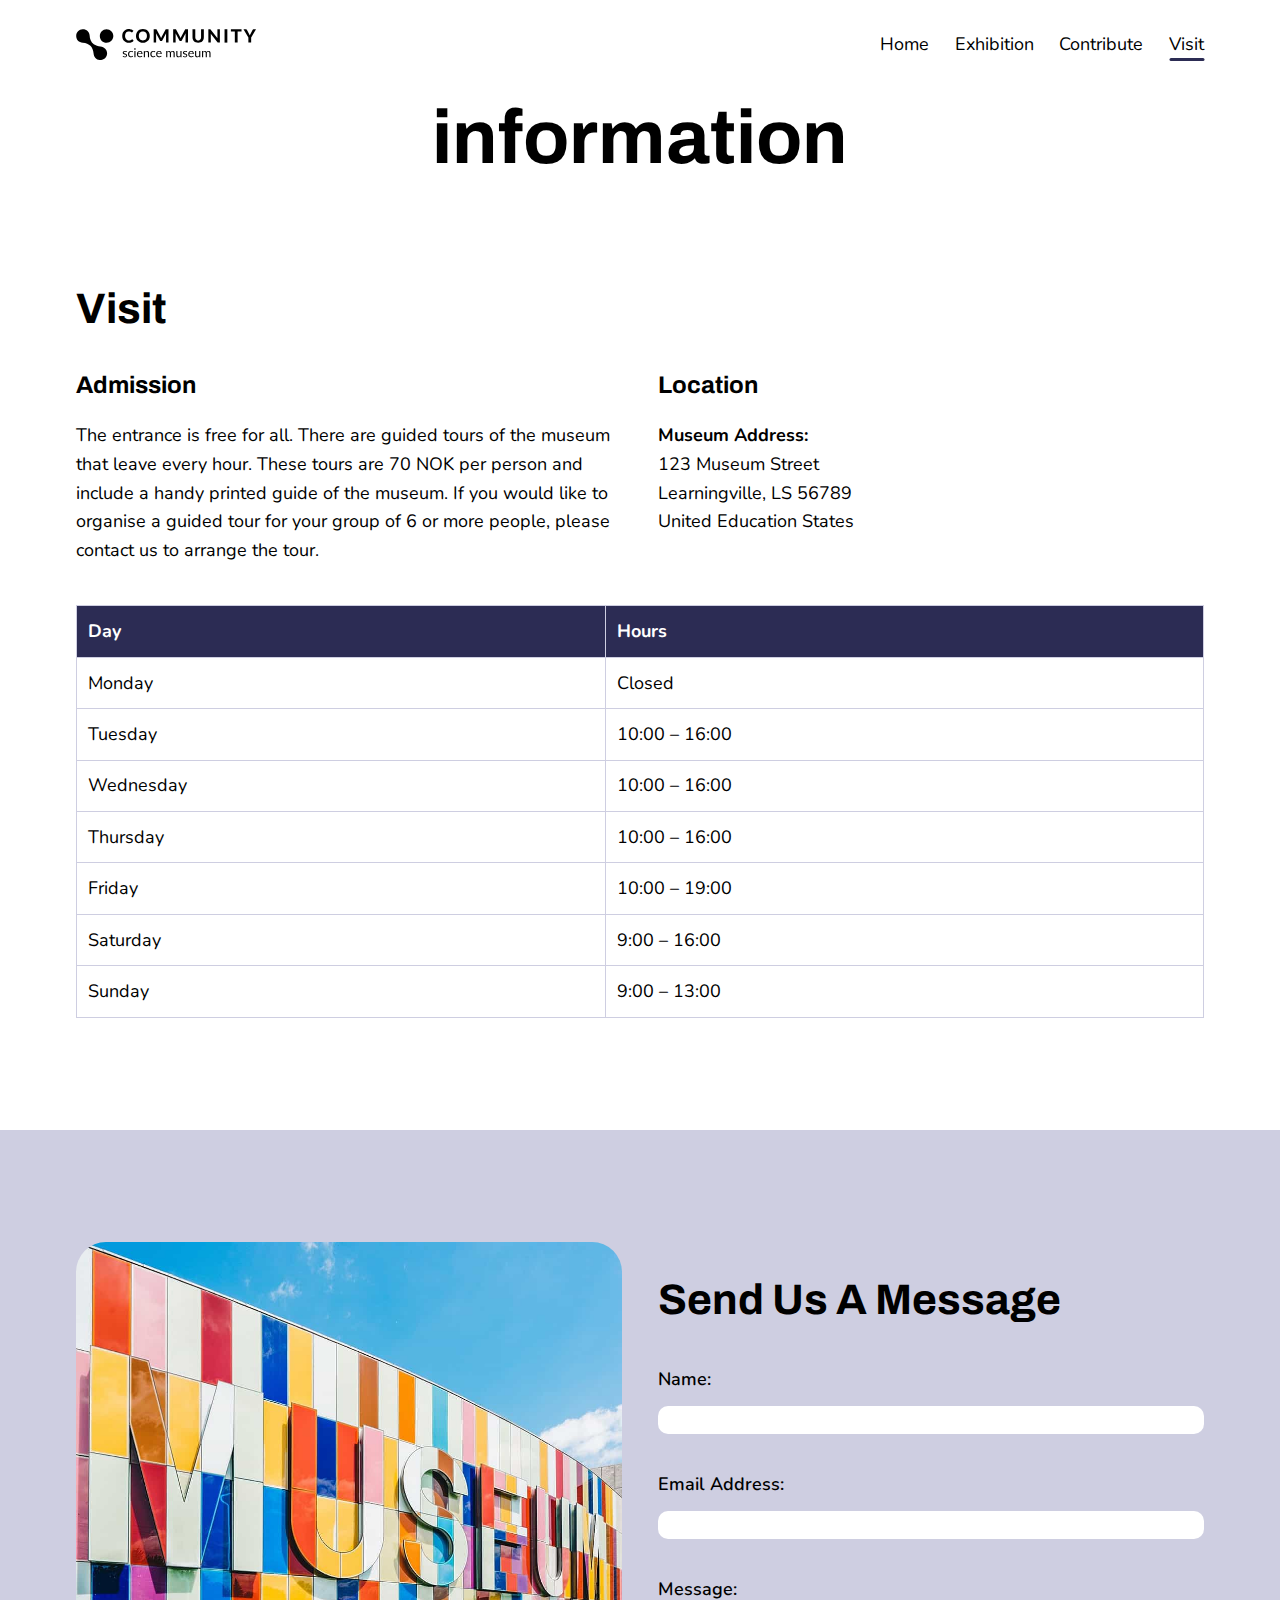
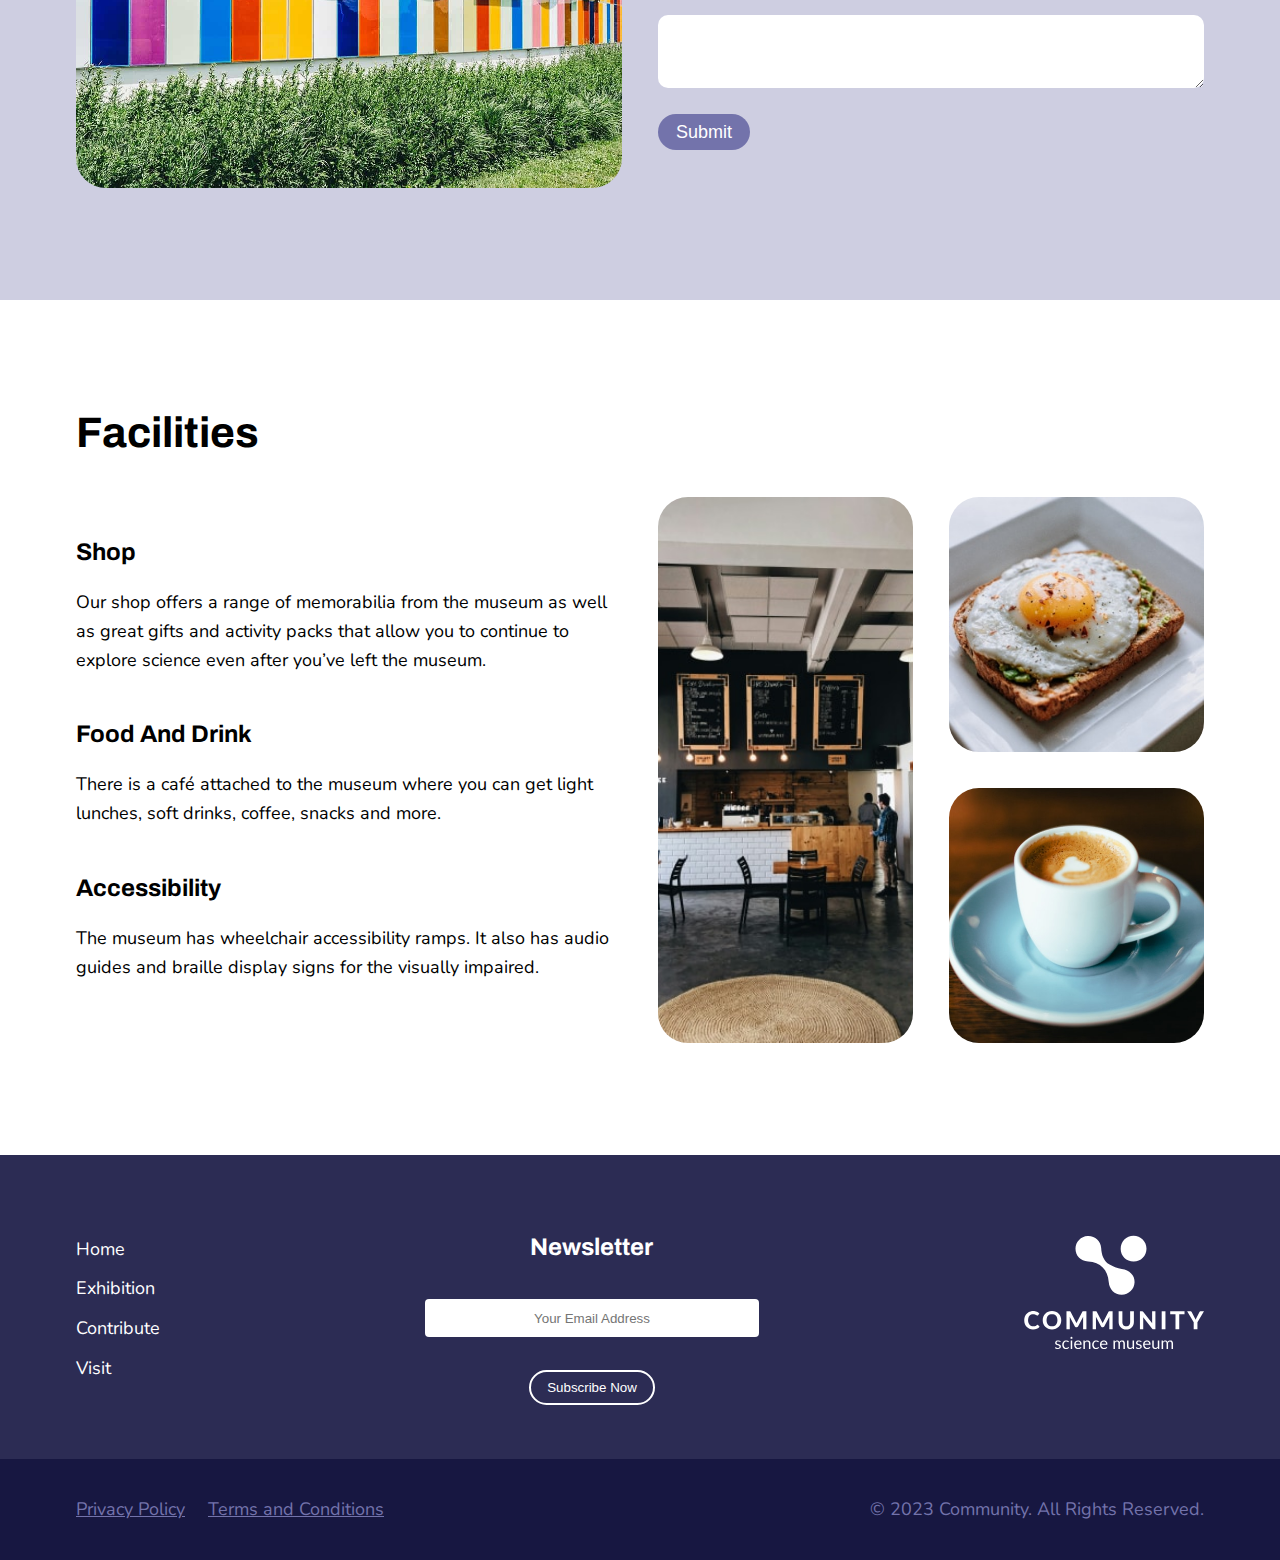
<file: visit.html>
<!DOCTYPE html>
<html lang="en">

<head>
  <meta charset="UTF-8">
  <meta http-equiv="X-UA-Compatible" content="IE=edge">
  <meta name="viewport" content="width=device-width, initial-scale=1.0">
  <link rel="stylesheet"
    href="https://fonts.googleapis.com/css2?family=Archivo:wght@400;700&family=Nunito:wght@400;700&display=swap">
    <link rel="stylesheet" href="styles.css">
  <script src="nav.js" defer=""></script>
  <title>Visit – Community Science</title>
</head>

<body>
  <header>
    <div class="header-wrapper">

      <div class="mobile-nav-toggle" id="mobile-nav-toggle" aria-controls="primary-navigation" aria-expanded="false"
        role="button">
        <span class="sr-only">Menu</span>
      </div>

      <a href="index.html"><img class="header-logo" src="images/logo-black.svg" alt="community logo"></a>

      <nav>
        <ul id="primary-navigation" data-visible="false" class="primary-navigation nav-flex">
          <li><a href="index.html">Home</a></li>
          <li><a href="exhibition.html">Exhibition</a></li>
          <li><a href="contribute.html">Contribute</a></li>
          <li><a class="active" href="visit.html">Visit</a></li>
        </ul>
      </nav>
    </div>
  </header>

  <h1 class="text-center zoomIn">information</h1>

  <section class="section-spacing">
    <div class="container">
      <h2>Visit</h2>
      <div class="split">
        <div>
          <h3>Admission</h3>
          <p>The entrance is free for all.
            There are guided tours of the museum that leave every hour. These tours are 70 NOK per person and include a
            handy printed guide of the museum.
            If you would like to organise a guided tour for your group of 6 or more people, please contact us to arrange
            the tour.</p>
        </div>

        <div>
          <h3>Location</h3>
        <address>
          <strong>Museum Address:</strong><br>
          123 Museum Street<br>
          Learningville, LS 56789<br>
          United Education States
        </address>
        </div>
        
      </div>
      <table>
        <tr>
          <th>Day</th>
          <th>Hours</th>
        </tr>
        <tr>
          <td>Monday</td>
          <td>Closed</td>
        </tr>
        <tr>
          <td>Tuesday</td>
          <td>10:00 – 16:00</td>
        </tr>
        <tr>
          <td>Wednesday</td>
          <td>10:00 – 16:00</td>
        </tr>
        <tr>
          <td>Thursday</td>
          <td>10:00 – 16:00</td>
        </tr>
        <tr>
          <td>Friday</td>
          <td>10:00 – 19:00</td>
        </tr>
        <tr>
          <td>Saturday</td>
          <td>9:00 – 16:00</td>
        </tr>
        <tr>
          <td>Sunday</td>
          <td>9:00 – 13:00</td>
        </tr>
      </table>
    </div>
    </section>

    <section class="section-spacing bg-shade">
      <div class="container">
       <div class="split center">
         <div class="image-container museum remove-on-mobile">
           <img src="images/museum-exterior.jpg" alt="colourful museum facade">
         </div>
         <div>
           <h2>Send Us A Message</h2>
           <form action="process_form.php" method="post">
             <label for="name">Name:</label>
             <input type="text" id="name" name="name" required="">
   
             <label for="email">Email Address:</label>
             <input type="email" name="email" required="">
   
             <div>
               <label for="message">Message:</label>
               <textarea id="message" name="message" rows="4" cols="50" required=""></textarea>
             </div>
   
             <button class="main-button" type="submit">Submit</button>
           </form>
         </div>
       </div>
      </div>
     </section>

  
  <section class="section-spacing">
    <div class="container">
      <h2>Facilities</h2>
      <div class="split center">
        <div>
          <h3>Shop</h3>
          <p class="double-paragraph-spacing">Our shop offers a range of memorabilia from the museum as well as great gifts and activity packs that allow
            you to continue to explore science even after you’ve left the museum.</p>
          <h3>Food And Drink</h3>
          <p class="double-paragraph-spacing">There is a café attached to the museum where you can get light lunches, soft drinks, coffee, snacks and
            more.</p>
          <h3>Accessibility</h3>
          <p>The museum has wheelchair accessibility ramps. It also has audio guides and braille display signs for the
            visually impaired.</p>
        </div>
        <div class="image-grid-container">
          <div class="img-card img-card4"></div>
          <div class="img-card img-card5"></div>
          <div class="img-card img-card6"></div>
        </div>
    </div>
    </div>
  </section>

  <footer class="bg-purple">
    <div class="container">

      <div class="footer-menu">
        <div class="footer-content col-1">
          <a href="index.html">Home</a>
          <a href="exhibition.html">Exhibition</a>
          <a href="contribute.html">Contribute</a>
          <a href="visit.html">Visit</a>
        </div>
        <div class="footer-content col-2">
          <h3>Newsletter</h3>
          <form action="https://example.com/submit-form">
            <label for="email" class="visually-hidden">Your Email Address:</label>
            <input type="email" id="email" name="email" placeholder="Your Email Address" required="">
            
           <div>
            <button class="secondary-button" type="submit">Subscribe Now</button>
           </div>
          </form>
        </div>
        <div class="footer-content col-3">
          <a href="index.html"><img class="footer-logo" src="images/logo-vertical-white.svg" alt="community logo"></a>
        </div>
      </div>
    </div>
    <div class="footer-bottom">
      <div class="container">
        <div class="bootom-items">
          <div>
            <a href="policy.html">Privacy Policy</a>
            <a href="terms.html">Terms and Conditions</a>
          </div>
          <p class="copyright">© 2023 Community. All Rights Reserved.</p>
        </div>
      </div>
    </div>
  </footer>



</body>

</html>
</file>
<file: styles.css>
/* ====================
   global styles
   ==================== */

:root {
  --clr-primary-500: #7373ab;
  --clr-primary-600: #2C2C54;
  --clr-primary-700: #171741;

  --clr-neutral-400: #ECECEC;
  --clr-neutral-300: #cecee1;


  --ff-primary: 'Nunito', sans-serif;
  --ff-accent: 'Archivo', sans-serif;

  --fs-300: clamp(1rem, 0.9565rem + 0.2174vw, 1.125rem);
  --fs-400: clamp(1.2rem, 1.0959rem + 0.5207vw, 1.4994rem);
  --fs-500: clamp(1.44rem, 1.2457rem + 0.9717vw, 1.9988rem);
  --fs-600: clamp(1.7281rem, 1.4025rem + 1.6283vw, 2.6644rem);
  --fs-700: clamp(2.0738rem, 1.5596rem + 2.5707vw, 3.5519rem);
  --fs-800: clamp(2.4881rem, 1.7066rem + 3.9076vw, 4.735rem);
}

*,
*::before,
*::after {
  box-sizing: border-box;
}

body {
  font-family: var(--ff-primary);
  font-weight: 400;
  font-size: var(--fs-300);
  line-height: 1.6;
  overflow-x: hidden;
  background-color: var(--clr-neutral-200);
}

body,
h1,
h2,
h3,
p {
  margin: 0;
}

/* ====================
     typography
     ==================== */

h1,
h2,
h3 {
  line-height: 1;
  font-family: var(--ff-accent);
  font-weight: 700;
}

h2,
h3,
p {
  margin-bottom: 1em;
}

h1 {
  margin-top: 2.5rem;
  font-size: var(--fs-800);
}

h2,
.secondary-h1 {
  font-size: var(--fs-600);
}

.secondary-h1 {
  margin-top: 0;
}

h3,
.secondary-h2 {
  font-size: var(--fs-400);
}

h4,
.secondary-h3 {
  font-size: var(--fs-300);
}

.subhead {
  font-size: var(--fs-400);
}

.text-center {
  text-align: center;
}

a {
  text-decoration: none;
  font-size: var(--fs-300);
}

address {
  font-style: normal;
}

.negative {
  color: #fff;
}

.date {
  margin-top: 0.6em;
}


/* ====================
       components
       ==================== */


.main-button {
  color: #fff;
  border: none;
  background-color: var(--clr-primary-500);
  padding: .4em 1em;
  border-radius: 50px;
  transition: transform 1000ms;
  font-size: var(--fs-300);
  margin-top: 1em;
  display: inline-block;
}

.main-button:hover {
  transform: translateY(-0.5rem);
  transition: transform 250ms;
  background-color: var(--clr-primary-600);
}

.secondary-button {
  color: #fff;
  padding: .6em 1.2em;
  background: none;
  border: 2px solid white;
  border-radius: 50px;
  transition: 1000ms;
}

.secondary-button:hover {
  transform: translateY(-0.5rem);
  transition: transform 250ms;
  background-color: #5b5bb0;
}


/* ====================
   Layout
   ==================== */


.section-spacing {
  padding: 4rem 0;
}

.container {
  margin-inline: auto;
  width: min(90%, 70.5rem);
}

.flip {
  flex-direction: row-reverse;
}

.center {
  align-items: center;
}

.space-between {
  justify-content: space-between;
}

.bg-galaxy {
  background-image: url('images/galaxy-bg.jpg');
  background-size: cover;
}

.bg-purple {
  background-color: var(--clr-primary-600);
}

.bg-shade {
  background-color: var(--clr-neutral-300);
}

.museum-bg {
  background-image: url('images/museum-bg.jpg');
  color: white;
  background-size: cover;
  text-align: center;
}

.museum-bg p {
  text-align: left;
}

.double-paragraph-spacing {
  margin-bottom: 3rem;
}

@media (min-width: 50em) {
  .section-spacing {
    padding: 7rem 0;
  }

  .split {
    display: flex;
  }

  .split>*+* {
    margin-left: 2em;
  }

  .split.flip>*+* {
    margin-right: 2em;
    margin-left: 0;
  }

  .split>* {
    flex-basis: 100%;
  }

  .two-columns {
    column-count: 2;
    max-width: 80%;
    margin: 0 auto;
  }
}


/* ====================
   Img
   ==================== */


img {
  display: block;
  max-width: 100%;
  height: auto;
}

.image-container img {
  border-radius: 30px;
}

.image-container-small img {
  border-radius: 15px;
}

.short-img {
  margin-bottom: 2em;
  margin-top: 6em;
}

.exhibition-info>div {
  margin-bottom: 6em;
}

.exhibition-info div:last-child {
  margin-bottom: 0em;
}

@media (min-width: 50em) {
  
}
  
@media (max-width: 50em) {
  .exhibition-info>div {
    margin-bottom: 4em;
  }

  .exhibition-info img {
    margin-bottom: 2em;
  }

  .remove-on-mobile {
    display: none;
  }
}


/* ====================
   Image Gallery
   ==================== */


.image-grid-container {
  display: grid;
  gap: 2em;
  grid-template-areas:
    "left ."
    "left .";
  width: 100%;
  height: auto;
  aspect-ratio: 1;
  }

.img-card {
  border-radius: 30px;
  background-size: cover;
  background-position: center center;

}

.img-card1 {
  grid-area: left;
  background-image: url('images/science-boy-1-1.jpg');
}

.img-card2 {
  background-image: url('images/mammoth.jpg');
}

.img-card3 {
  background-image: url('images/childgame.jpeg');
}

.img-card4 {
  background-image: url('images/cafe.jpg');
  grid-area: left;
}

.img-card5 {
  background-image: url('images/egg.jpg');
}

.img-card6 {
  background-image: url('images/coffee.jpg');
}

@media (max-width: 50em) {
  .image-grid-container {
    margin-top: 2rem;
  }
}



/* ====================
   Event cards
   ==================== */


.card-container {
  display: flex;
  justify-content: space-between;
}

.card {
  background-color: #fff;
  border-radius: 15px;
  overflow: hidden;
  flex: 0 0 30%;
  min-width: 12.5em;
  max-width: 30em;
}

.card p {
  margin: 0;
}

.card img {
  width: 100%;
}

.card-info {
  padding: 1.4em 1.4em;
}

@media (max-width: 55em) {
  .card {
    margin: 2em auto 0;
  }

  .card-container {
    flex-direction: column;
  }
}


/* ====================
   Table
   ==================== */

table {
  width: 100%;
  border-collapse: collapse;
  margin-top: 1.25em;
}

th,
td {
  border: 1px solid var(--clr-neutral-300);
  padding: .6em;
  text-align: left;
}

th {
  background-color: var(--clr-primary-600);
  color: #fff;
}


/* ====================
   Footer
   ==================== */

footer a {
  color: var(--clr-neutral-200);
}

footer {
  padding-top: 3rem;
}

.footer-menu {
  justify-content: space-between;
  color: #fff;
}

.footer-content {
  text-align: center;
}

.footer-menu input {
  width: 25em;
  height: 2.8em;
  border-radius: 4px;
  border: none;
  text-align: center;
  margin-top: 1.25em;
  margin-bottom: 2.5em;
}

.footer-logo {
  width: 10em;
}

.col-1 {
  display: flex;
  gap: 2em;
  margin-bottom: 4em;
}

.col-1 a:hover {
  color: var(--clr-neutral-300);
  transition: 250ms;
}

.col-2 {
  margin-bottom: 4em;
}

.col-3 {
  margin-bottom: 4em;
}

.col-3 img, .col-1 a  {
  margin: 0 auto;
}

.visually-hidden {
  position: absolute;
  width: 1px;
  height: 1px;
  margin: -1px;
  padding: 0;
  border: 0;
  clip: rect(0 0 0 0);
  overflow: hidden;
  white-space: nowrap;
}

.footer-bottom {
  background-color: var(--clr-primary-700);
  color: var(--clr-primary-500);
  padding: 2em 0;
  margin-top: 2em;
}

.copyright {
  margin: 0;
}

.bootom-items {
  justify-content: space-between;
  text-align: center;
}

.bootom-items a {
    margin-right: 1em;
    text-decoration: underline;
}

.bootom-items div {
  margin-bottom: .6em;
}

.bootom-items a:hover {
  color: #fff;
  transition: 250ms;
}
  

@media (min-width: 45em) {

  footer {
    padding-top: 5rem;
  }

  .col-1 {
    flex-direction: column;
    gap: .6em;
    text-align: left;
    margin-bottom: 0;
  }

  .col-1 a {
    margin: 0;
  }

  .col-2 {
    margin-bottom: 1em;
  }

  .footer-menu, .bootom-items {
    display: flex;
  }

  .bootom-items div {
    margin-bottom: 0;
  }
}


/* ====================
   Header
   ==================== */


.header-wrapper {
  margin-inline: auto;
  width: min(90%, 70.5rem);
  display: flex;
  align-items: center;
  justify-content: space-between;
  margin-top: 1.6em;
  margin-bottom: 1em;
}

.sr-only {
  display: none;
}

.header-logo {
  width: 10em;
}

/* ====================
   Navigation
   ==================== */

.mobile-nav-toggle {
  display: none;
}

.primary-navigation {
  list-style: none;
  padding: 0;
  margin: 0;
}

.nav-flex {
  display: flex;
  gap: 1.6rem;
}

nav a {
  color: #000;
  position: relative;
}

nav a:after {
  content: "";
  position: absolute;
  background-color: var(--clr-primary-600);
  height: 3px;
  width: 0%;
  left: 50%;
  bottom: -5px;
  transition: 0.3s;
  transform: translateX(-50%);
  border-radius: 3px
}

nav a:hover::after,
a.active::after {
  width: 100%;
}


@media (max-width: 35em) {
  .primary-navigation {
    gap: 2em;
    position: fixed;
    inset: 0 0 0 30%;

    padding: min(20vh, 10rem) 2em;
    flex-direction: column;

    transform: translateX(100%);
    transition: transform 350ms ease-out;
    background: var(--clr-neutral-300);
  }

  .primary-navigation[data-visible="true"] {
    transform: translateX(0%);
  }

  .mobile-nav-toggle {
    position: absolute;
    background: url(images/burger-menu.svg);
    background-repeat: repeat;
    background-repeat: no-repeat;
    width: 2rem;
    border: 0;
    aspect-ratio: 1;
    top: .6rem;
    right: 1.5rem;
    z-index: 9999;
    display: block;
  }

  .mobile-nav-toggle[aria-expanded="true"] {
    background-image: url(images/close-circle.svg);
  }
}


/* ====================
   Hero section
   ==================== */


 .hero-section-spacing {
  padding-bottom: 4rem;
  padding-top: 1rem;
}

.hero-small-images {
  display: flex;
  gap: 1em;
}

.tag {
  padding: .6em 2em;
  background-color: #000;
  color: #fff;
  border-radius: 50px;
  width: fit-content;
  margin-bottom: 1em;
}

.hero-img {
  margin-bottom: 2em;
}

.hero-section-spacing h1 {
  margin-bottom: 1rem;
}

.nowrap {
  white-space: nowrap;
}

@media (min-width: 50em) {
  .hero-section-spacing {
    padding-bottom: 7rem;
    padding-top: 1rem
  }

  .hero-section-spacing h1 {
    margin: 0;
  }

  .hero-img {
    margin-bottom: 4em;
  }
}

@media (max-width: 50em) {
  .tag {
    display: none;
  }
}

/* ====================
   Form
   ==================== */

form {
  margin: 0 auto;
}

label {
  display: block;
  margin: .6em 0;
  font-weight: 600;
}

input,
textarea {
  width: 100%;
  padding: .4rem;
  border-radius: 10px;
  border: none;
}

input {
  margin-bottom: 1.6rem;
}

form div {
  margin: 0;
}

input:focus,
textarea:focus,
select:focus {
    border: 2px solid var(--clr-primary-700);
    outline: none;
}


/* ====================
   Animations
   ==================== */


@keyframes slideInLeft {
  from {
    transform: translateX(-300px);
  }

  to {
    transform: translateX(0);
  }
}

@keyframes zoomOut {
  from {
    transform: scale(0.8);
  }
  to {
    transform: scale(1);
  }
}

.slideInLeft {
  animation: slideInLeft 1s ease;
}

.zoomIn {
  animation: zoomOut 1s ease;
}
</file>
